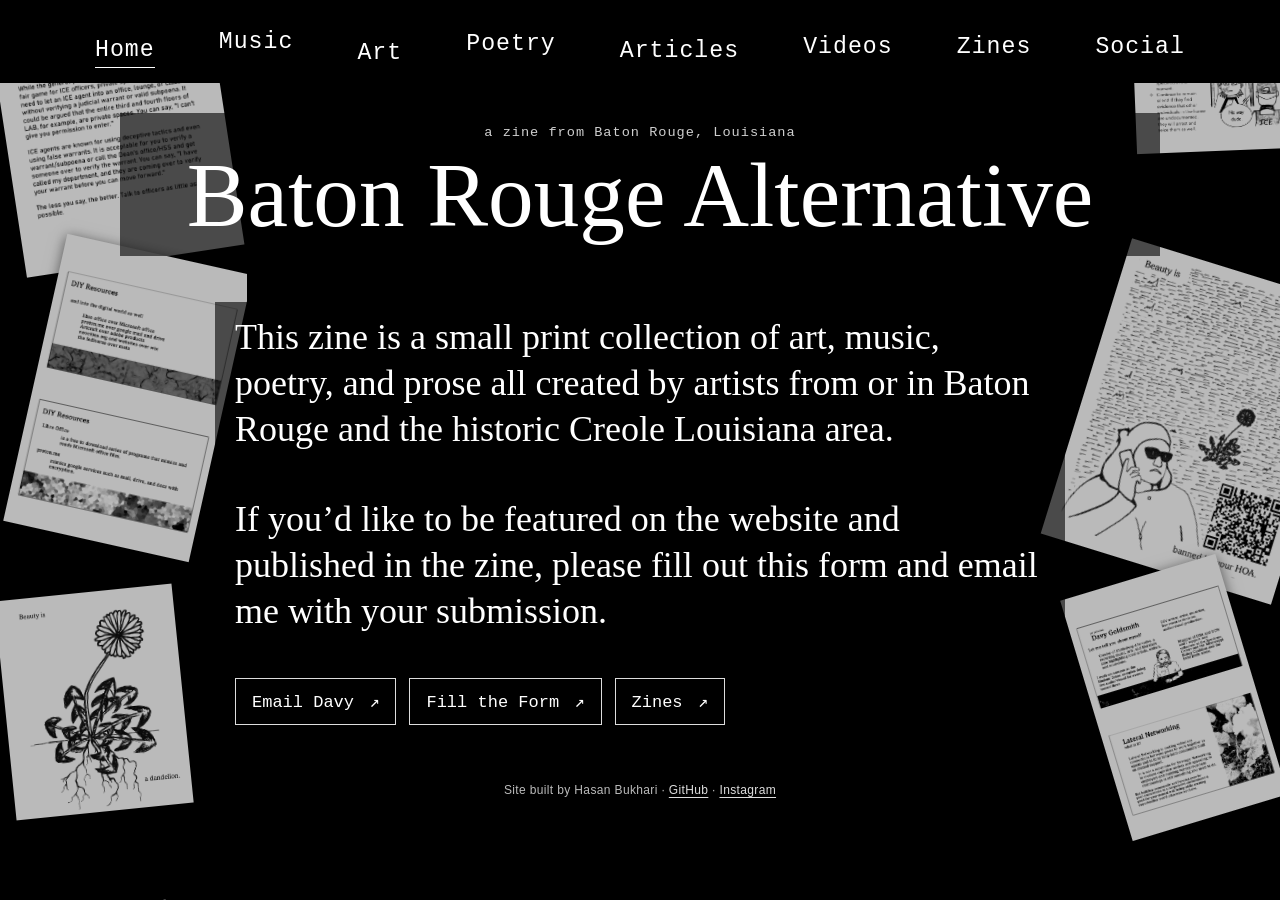
<file: index.html>
<!DOCTYPE html>
<html lang="en">
<head>
  <meta charset="UTF-8" />
  <meta name="viewport" content="width=device-width, initial-scale=1.0" />
  <title>Baton Rouge Alternative</title>
  <link rel="stylesheet" href="style.css" />
  <link rel="stylesheet" href="extra.css" />
  <link rel="stylesheet" href="new-features.css" />
</head>
<body>
  <header class="site-header">
    <nav class="main-nav" aria-label="Main navigation">
      <a class="active" href="index.html">Home</a>
      <a href="music.html">Music</a>
      <a href="art.html">Art</a>
      <a href="poetry.html">Poetry</a>
      <a href="articles.html">Articles</a>
      <a href="videos.html">Videos</a>
      <a href="zines.html">Zines</a>
      <a href="https://waxmyrtle.org/@somethingsalternative" target="_blank" rel="noopener">Social</a>
    </nav>
  </header>

  <main class="page home-page">
    <section class="intro-panel" aria-labelledby="home-title">
      <p class="eyebrow">a zine from Baton Rouge, Louisiana</p>
      <h1 id="home-title">Baton Rouge Alternative</h1>
    </section>
    
    
  <section class="about-copy"> 
      <p> This zine is a small print collection of art, music, poetry, and prose all created by artists from or in Baton Rouge and the historic Creole Louisiana area.</p>
      <p>If you’d like to be featured on the website and published in the zine, please fill out this form and email me with your submission.</p>
      <div class="home-actions" aria-label="Get involved">
      <a class="contact-davy" href="mailto:somethingsalternative@tutamail.com?subject=Baton%20Rouge%20Alternative%20submission">Email Davy <span aria-hidden="true">↗</span></a>
      <a class="contact-davy" href="pdf's/BR-Alt-Consent-Agreement.pdf" target="_blank" rel="noopener" aria-label="Open the original Baton Rouge Alternative consent agreement PDF">Fill the Form <span aria-hidden="true">↗</span></a>
      <a class="contact-davy" href="zines.html">Zines <span aria-hidden="true">↗</span></a>
      </div>
    </section>
    <footer class="site-credit">Site built by Hasan Bukhari · <a href="https://github.com/hasan-bukhari-dev" target="_blank" rel="noopener">GitHub</a> · <a href="https://www.instagram.com/hasan.writes13/" target="_blank" rel="noopener">Instagram</a></footer>
  </main>

  
  <script src="border.js" defer></script>
</body>
</html>
</file>
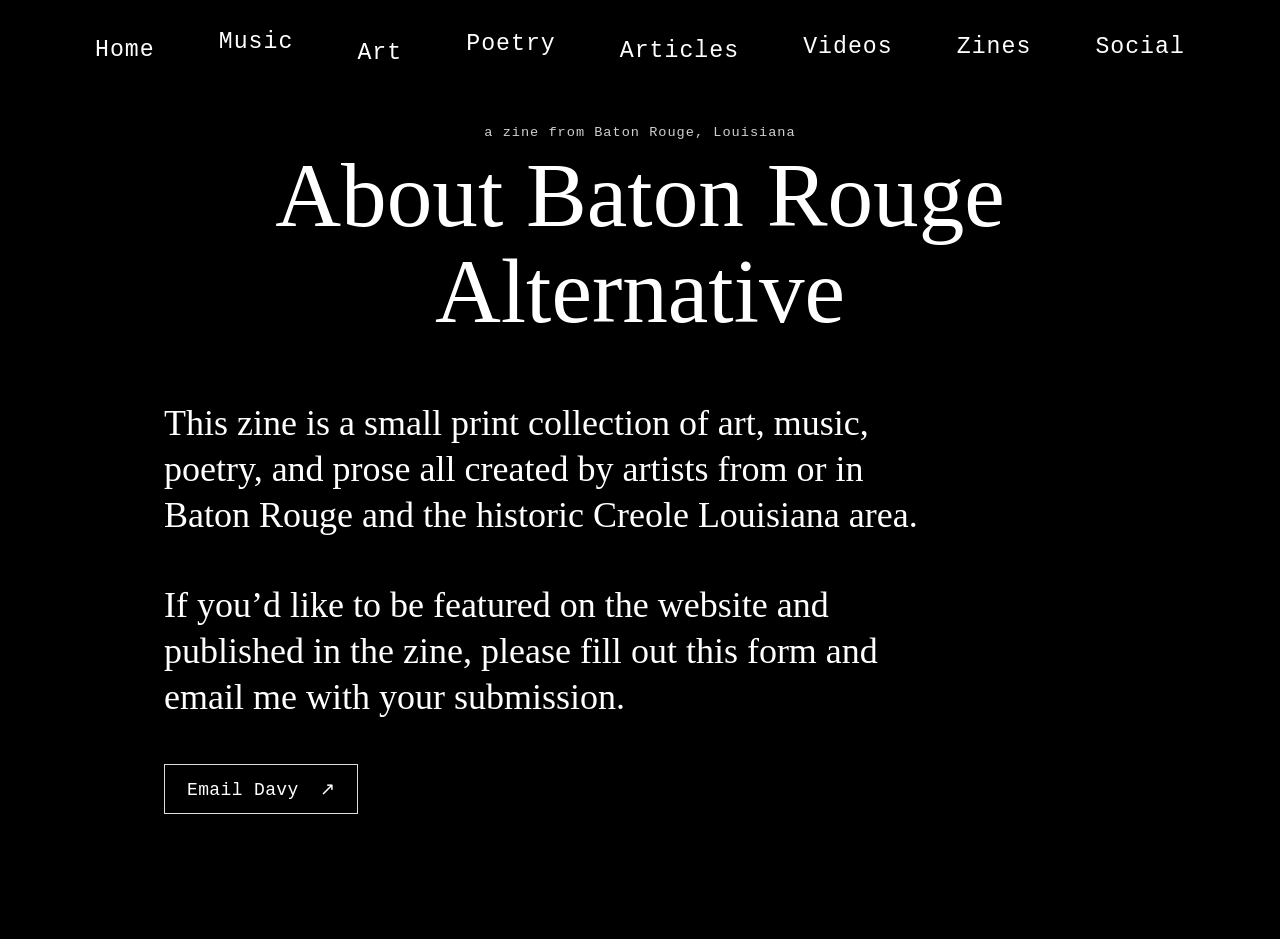
<file: about.html>
<!doctype html>
<html lang="en"><head><meta charset="utf-8"><meta name="viewport" content="width=device-width,initial-scale=1">
<title>About | Baton Rouge Alternative</title><link rel="stylesheet" href="style.css"><link rel="stylesheet" href="extra.css"></head>
<body><header class="site-header"><nav class="main-nav" aria-label="Main navigation">
<a href="index.html">Home</a><a href="music.html">Music</a><a href="art.html">Art</a><a href="poetry.html">Poetry</a><a href="articles.html">Articles</a>      <a href="videos.html">Videos</a>
      <a href="zines.html">Zines</a><a href="https://waxmyrtle.org/@somethingsalternative" target="_blank" rel="noopener">Social</a>
</nav></header><main class="page about-page"><section class="intro-panel"><p class="eyebrow">a zine from Baton Rouge, Louisiana</p><h1>About Baton Rouge Alternative</h1></section>
<section class="about-copy"><p>This zine is a small print collection of art, music, poetry, and prose all created by artists from or in Baton Rouge and the historic Creole Louisiana area.</p><p>If you’d like to be featured on the website and published in the zine, please fill out this form and email me with your submission.</p>
<a class="contact-davy" href="mailto:somethingsalternative@tutamail.com?subject=Baton%20Rouge%20Alternative%20submission">Email Davy <span aria-hidden="true">↗</span></a></section>
</main></body></html>
</file>
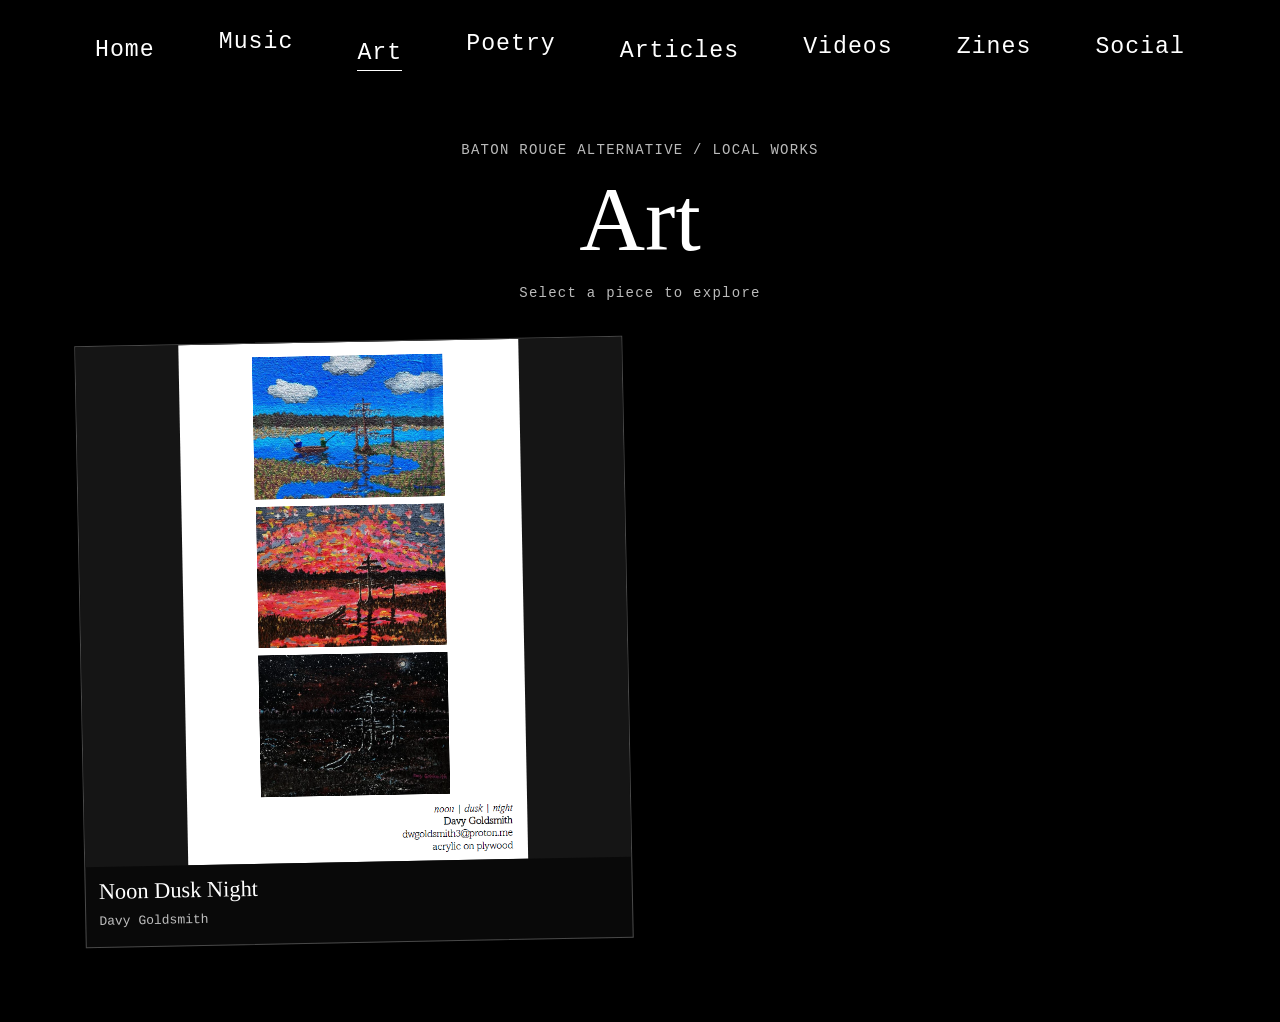
<file: art.html>
<!doctype html><html lang="en"><head><meta charset="utf-8"><meta name="viewport" content="width=device-width,initial-scale=1"><title>Art | Baton Rouge Alternative</title><link rel="stylesheet" href="style.css"><link rel="stylesheet" href="extra.css"></head><body data-section="art"><header class="site-header">
    <nav class="main-nav" aria-label="Main navigation">
      <a href="index.html">Home</a>
      <a href="music.html">Music</a>
      <a class="active" href="art.html">Art</a>
      <a href="poetry.html">Poetry</a>
      <a href="articles.html">Articles</a>
      <a href="videos.html">Videos</a>
      <a href="zines.html">Zines</a>
      <a href="https://waxmyrtle.org/@somethingsalternative" target="_blank" rel="noopener">Social</a>
    </nav>
  </header><main class="page"><div class="gallery-intro"><p>BATON ROUGE ALTERNATIVE / LOCAL WORKS</p><h1>Art</h1><p>Select a piece to explore</p></div><section id="gallery" class="gallery-grid" aria-label="Art gallery"></section></main><script src="gallery.js" defer></script></body></html>
</file>
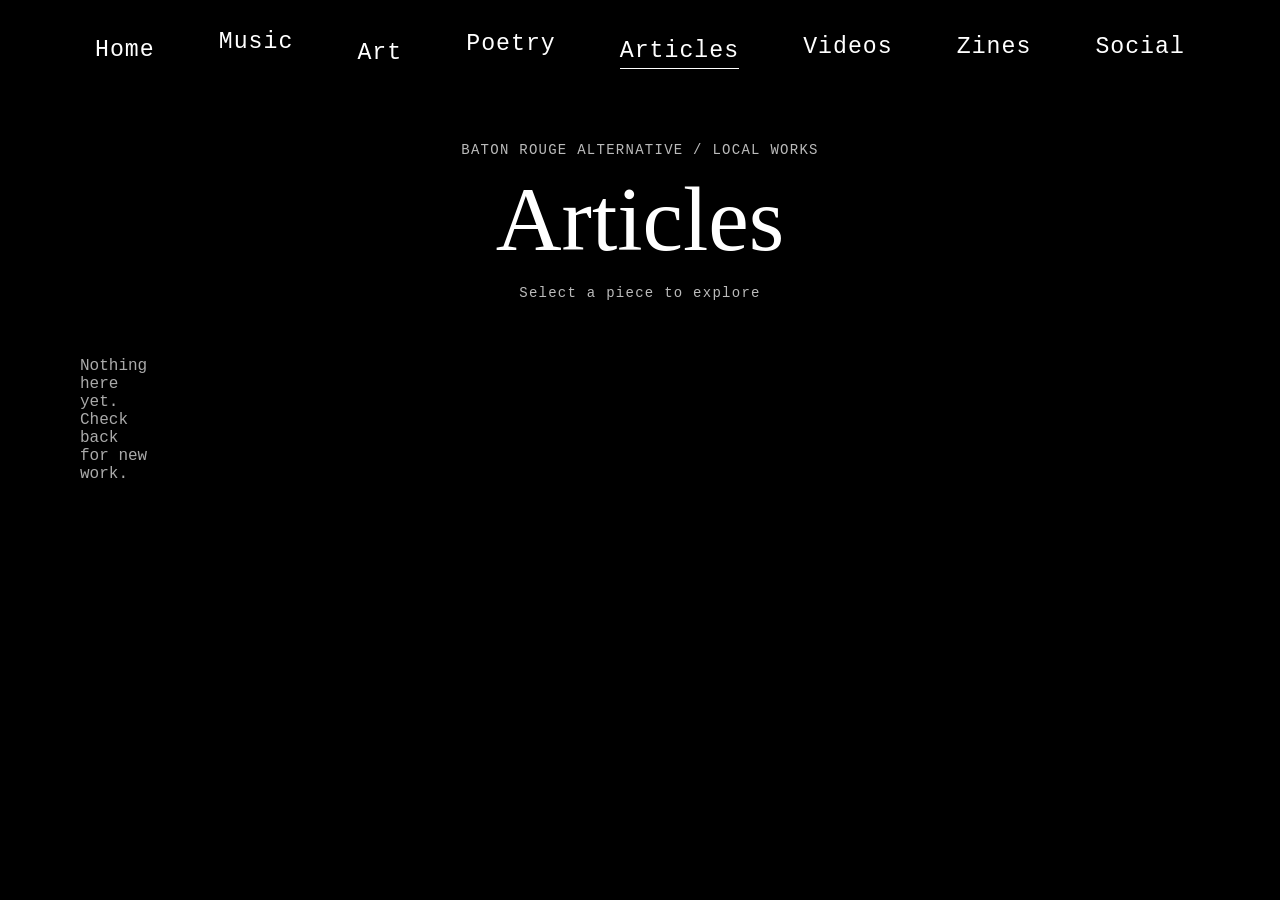
<file: articles.html>
<!doctype html><html lang="en"><head><meta charset="utf-8"><meta name="viewport" content="width=device-width,initial-scale=1"><title>Articles | Baton Rouge Alternative</title><link rel="stylesheet" href="style.css"><link rel="stylesheet" href="extra.css"></head><body data-section="articles"><header class="site-header">
    <nav class="main-nav" aria-label="Main navigation">
      <a href="index.html">Home</a>
      <a href="music.html">Music</a>
      <a href="art.html">Art</a>
      <a href="poetry.html">Poetry</a>
      <a class="active" href="articles.html">Articles</a>
      <a href="videos.html">Videos</a>
      <a href="zines.html">Zines</a>
      <a href="https://waxmyrtle.org/@somethingsalternative" target="_blank" rel="noopener">Social</a>
    </nav>
  </header><main class="page"><div class="gallery-intro"><p>BATON ROUGE ALTERNATIVE / LOCAL WORKS</p><h1>Articles</h1><p>Select a piece to explore</p></div><section id="gallery" class="gallery-grid" aria-label="Articles gallery"></section></main><script src="gallery.js" defer></script></body></html>
</file>
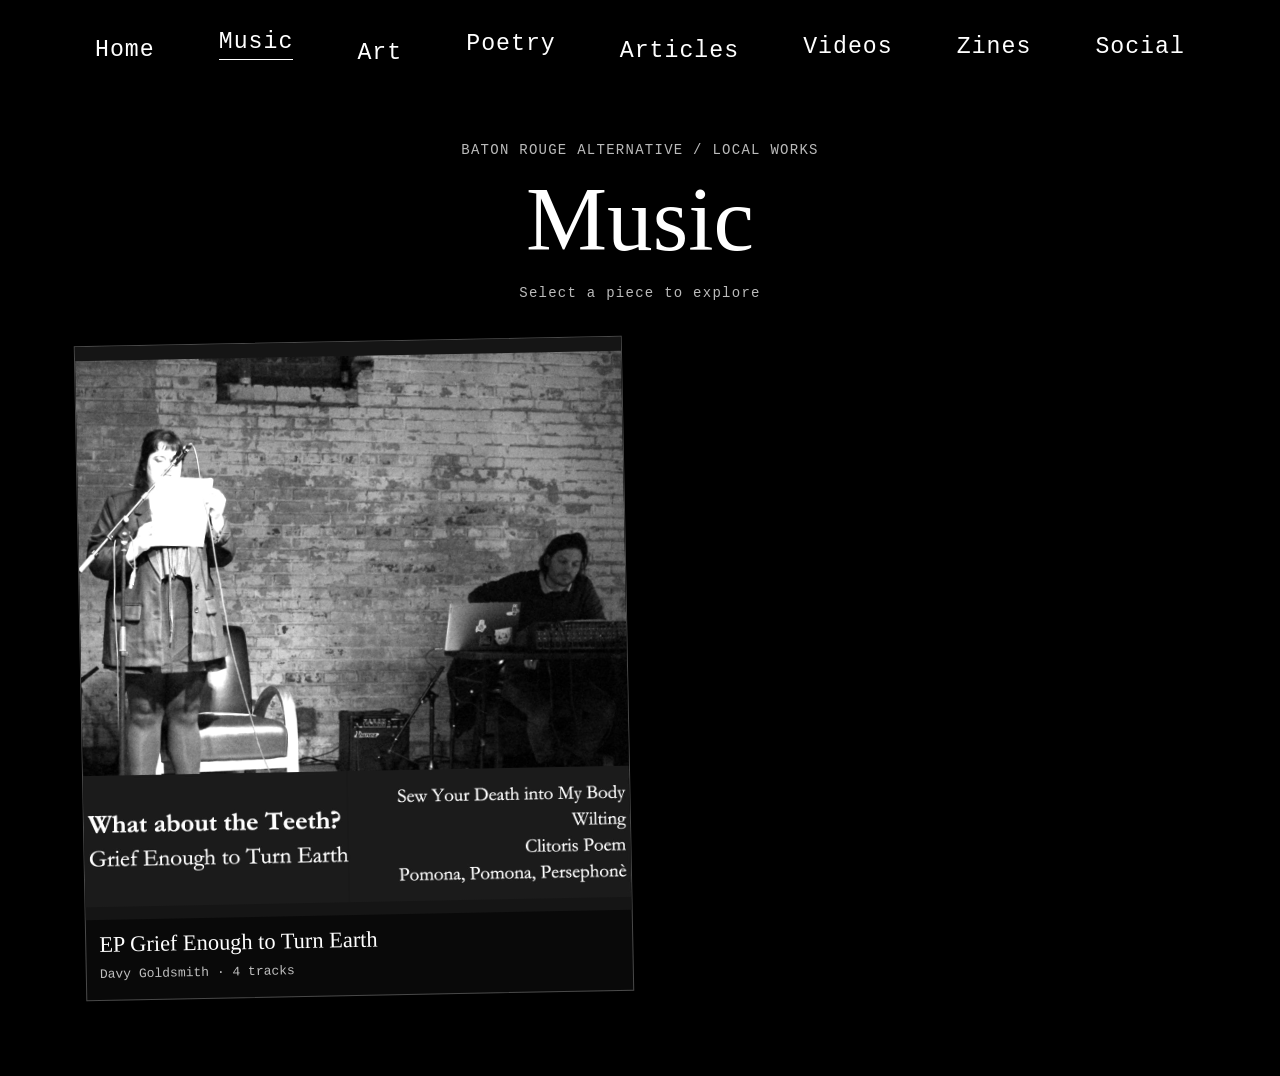
<file: music.html>
<!doctype html><html lang="en"><head><meta charset="utf-8"><meta name="viewport" content="width=device-width,initial-scale=1"><title>Music | Baton Rouge Alternative</title><link rel="stylesheet" href="style.css"><link rel="stylesheet" href="extra.css"></head><body data-section="music"><header class="site-header">
    <nav class="main-nav" aria-label="Main navigation">
      <a href="index.html">Home</a>
      <a class="active" href="music.html">Music</a>
      <a href="art.html">Art</a>
      <a href="poetry.html">Poetry</a>
      <a href="articles.html">Articles</a>
      <a href="videos.html">Videos</a>
      <a href="zines.html">Zines</a>
      <a href="https://waxmyrtle.org/@somethingsalternative" target="_blank" rel="noopener">Social</a>
    </nav>
  </header><main class="page"><div class="gallery-intro"><p>BATON ROUGE ALTERNATIVE / LOCAL WORKS</p><h1>Music</h1><p>Select a piece to explore</p></div><section id="gallery" class="gallery-grid" aria-label="Music gallery"></section></main><div id="player-overlay" class="player-overlay" role="dialog" aria-modal="true" aria-label="Music player" hidden><section class="player-panel"><div id="now-playing-art" class="player-art"></div><p id="album-name" class="album-name"></p><h2 id="now-playing-title"></h2><p id="now-playing-artist"></p><audio id="audio-player" controls preload="none" playsinline aria-label="Audio player"></audio><p id="player-status" class="player-status" role="status" aria-live="polite"></p><div id="album-tracks" class="album-tracks" aria-label="Album tracks"></div><button id="close-player" class="close-player" type="button">Close player</button></section></div><script src="gallery.js" defer></script></body></html>
</file>
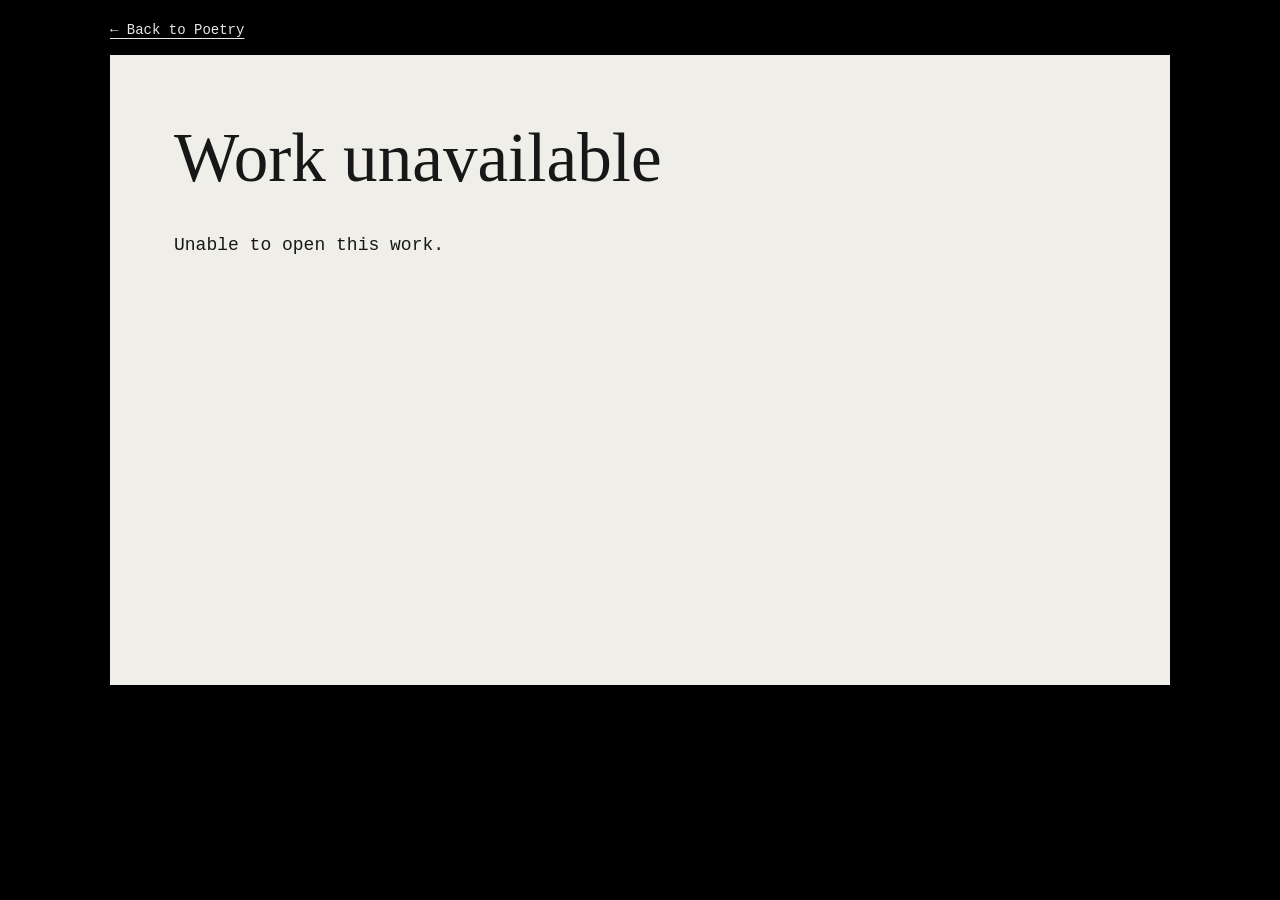
<file: read.html>
<!doctype html>
<html lang="en"><head><meta charset="utf-8"><meta name="viewport" content="width=device-width,initial-scale=1">
<title>Read | Baton Rouge Alternative</title>
<link rel="stylesheet" href="style.css"><link rel="stylesheet" href="extra.css"></head>
<body class="reader-page"><main class="page reader-page-main">
<nav class="reader-navigation" aria-label="Reading navigation"><a id="reader-back" href="poetry.html">← Back to Poetry</a></nav>
<article class="reader-paper" aria-labelledby="read-title">
<h1 id="read-title">Reading</h1>
<p class="reader-credit" id="read-artist"></p>
<p class="reader-hint" id="read-hint" hidden>Spacing is part of this piece. Scroll sideways within the paper to see the full layout.</p>
<div id="reader-frame" class="reader-frame" role="region" aria-label="Full text of the work" tabindex="0">
<pre class="reader-body" id="read-body">Loading work…</pre>
</div></article></main><script src="read.js" defer></script></body></html>
</file>
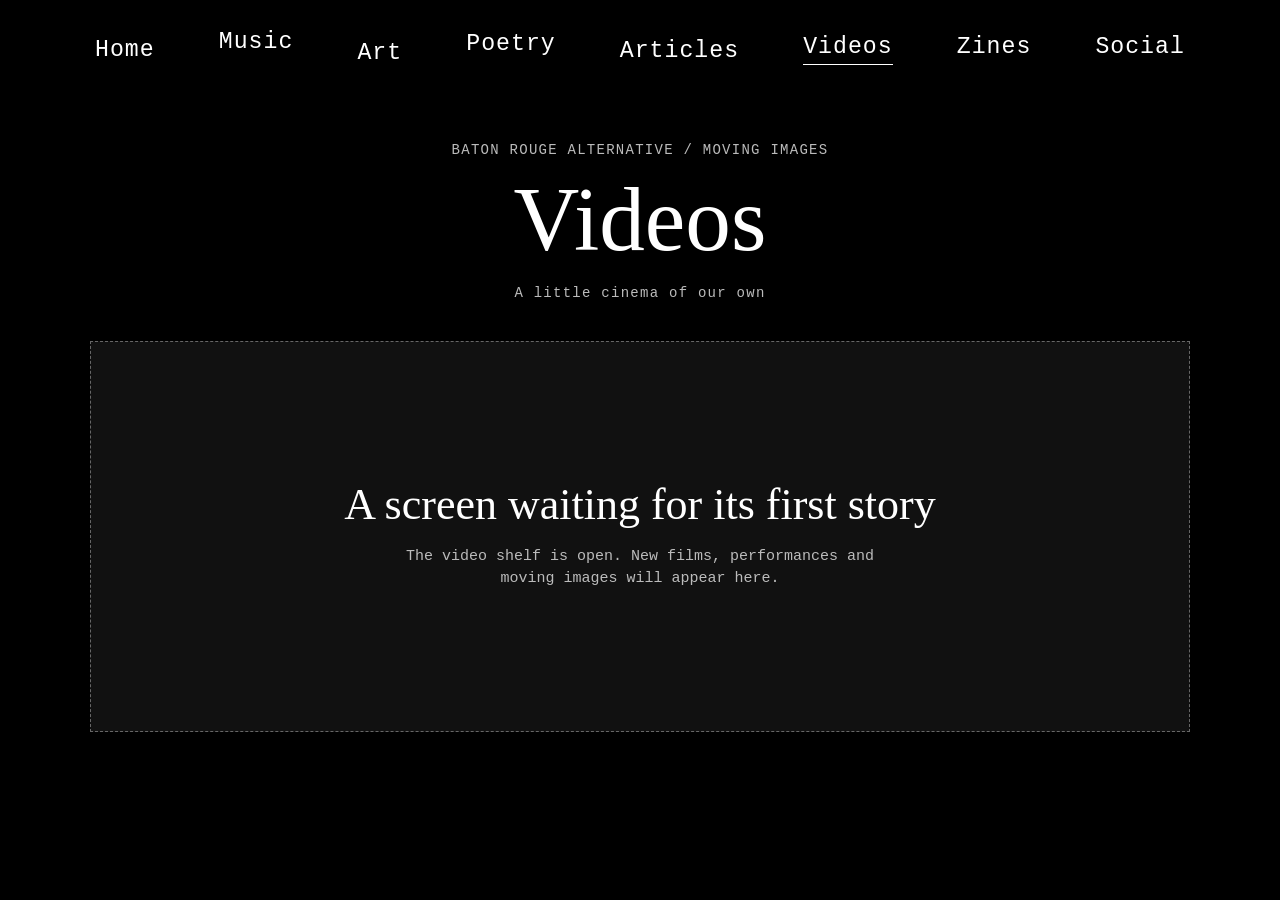
<file: videos.html>
<!doctype html><html lang="en"><head><meta charset="utf-8"><meta name="viewport" content="width=device-width,initial-scale=1"><title>Videos | Baton Rouge Alternative</title><link rel="stylesheet" href="style.css"><link rel="stylesheet" href="extra.css"><link rel="stylesheet" href="new-features.css"></head><body data-section="videos"><header class="site-header"><nav class="main-nav" aria-label="Main navigation"><a href="index.html">Home</a><a href="music.html">Music</a><a href="art.html">Art</a><a href="poetry.html">Poetry</a><a href="articles.html">Articles</a><a class="active" href="videos.html">Videos</a><a href="zines.html">Zines</a><a href="https://waxmyrtle.org/@somethingsalternative" target="_blank" rel="noopener">Social</a></nav></header><main class="page"><div class="gallery-intro"><p>BATON ROUGE ALTERNATIVE / MOVING IMAGES</p><h1>Videos</h1><p>A little cinema of our own</p></div><section id="video-gallery" class="gallery-grid br-video-gallery" aria-label="Videos gallery"></section></main>
<div id="video-overlay" class="br-video-overlay" hidden role="dialog" aria-modal="true" aria-label="Video player"><section class="br-video-panel"><div class="br-video-panel-head"><div><p class="br-small-label">NOW SHOWING</p><h2 id="video-title">Video</h2><p id="video-artist"></p></div><button id="video-close" type="button" aria-label="Close video player">Close ×</button></div><video id="video-player" controls playsinline preload="metadata" controlsList="nodownload" aria-label="Selected video"><p>Your browser does not support HTML5 video.</p></video><p id="video-status" class="br-video-status" role="status" aria-live="polite"></p></section></div>
<script src="videos.js" defer></script></body></html>
</file>
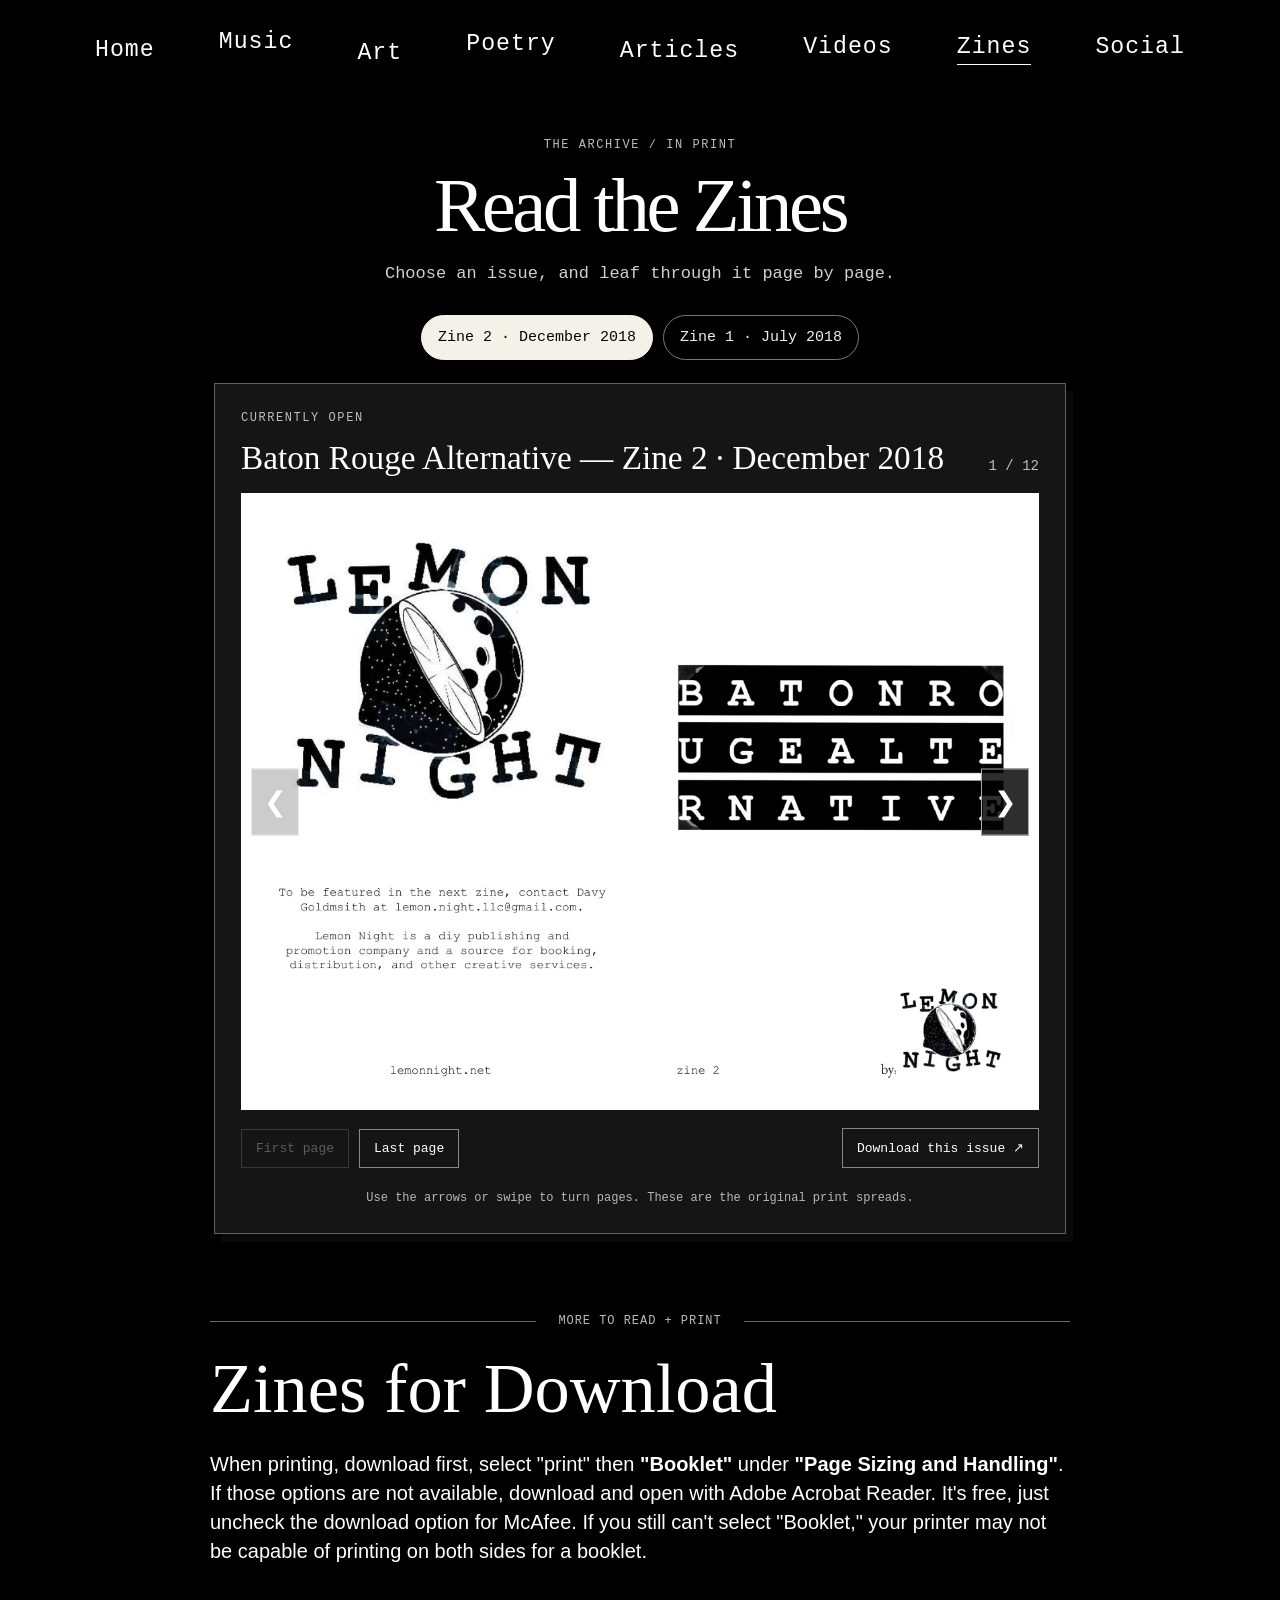
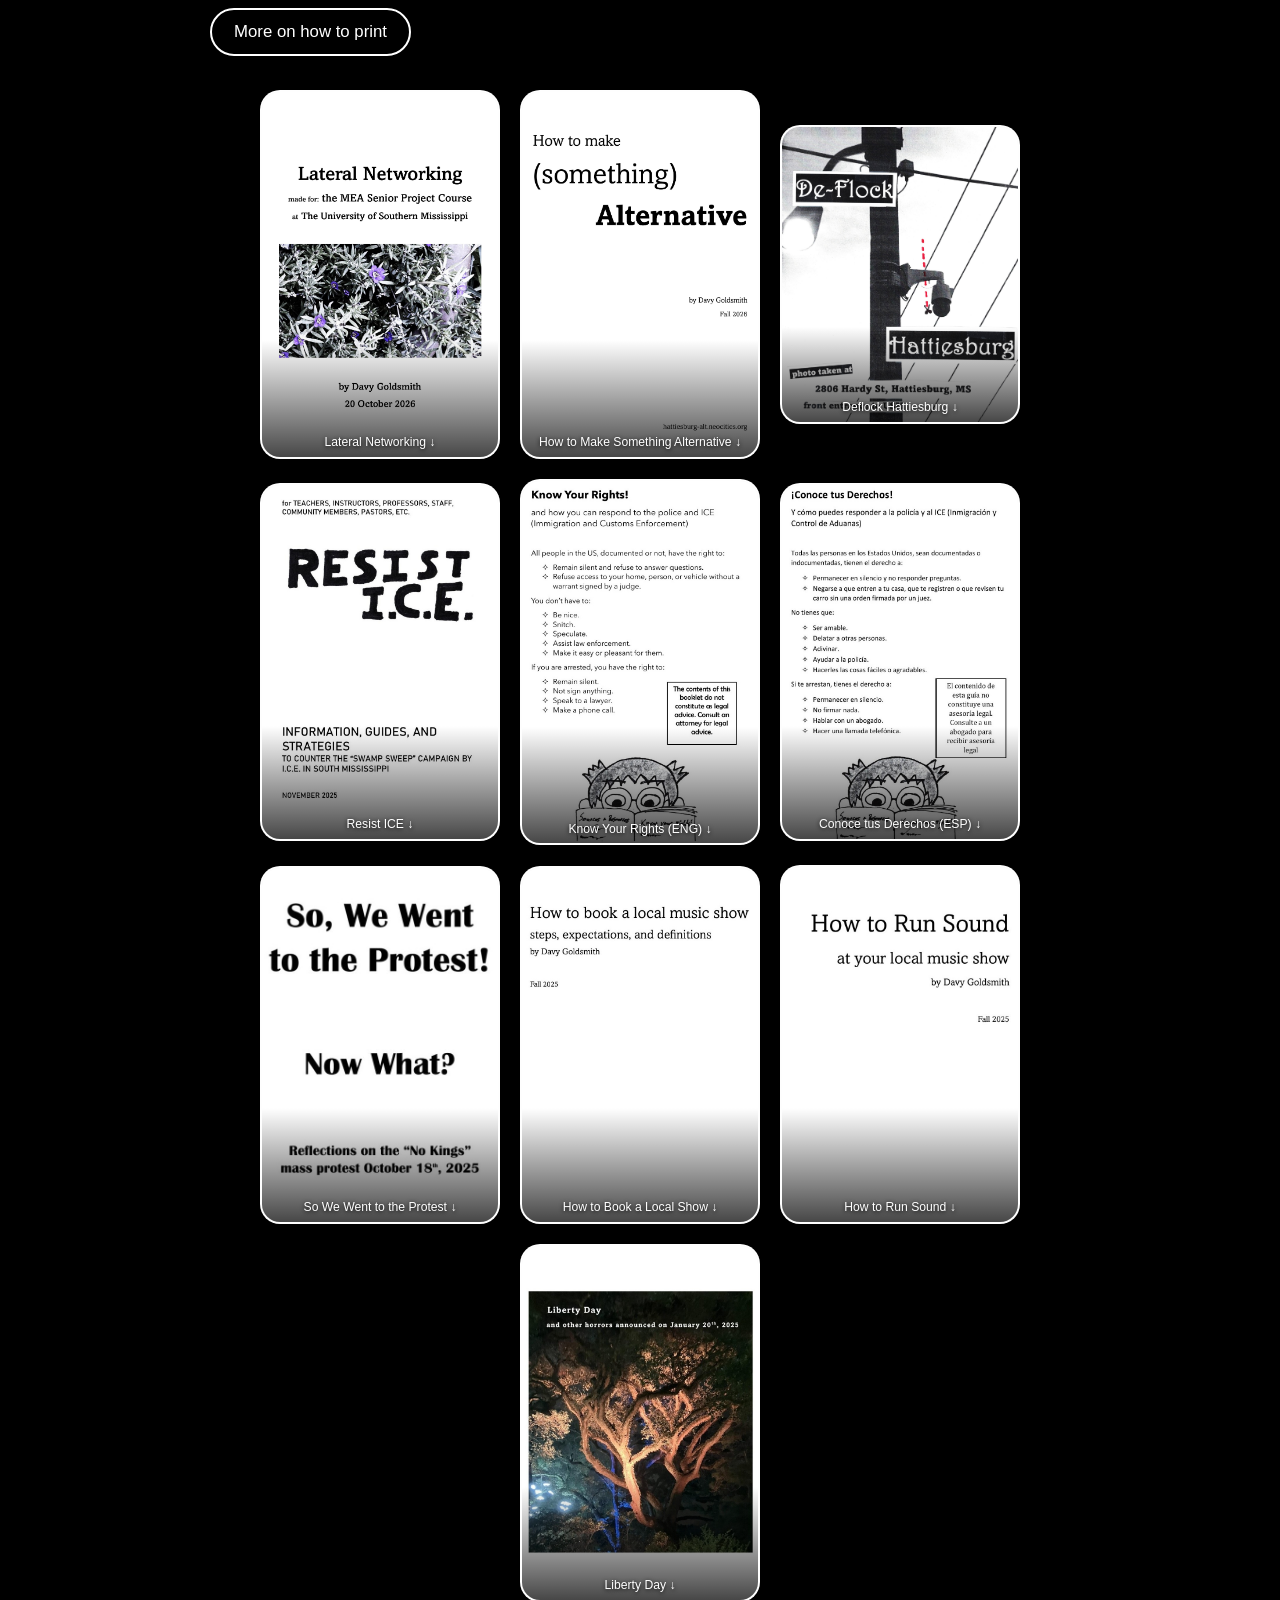
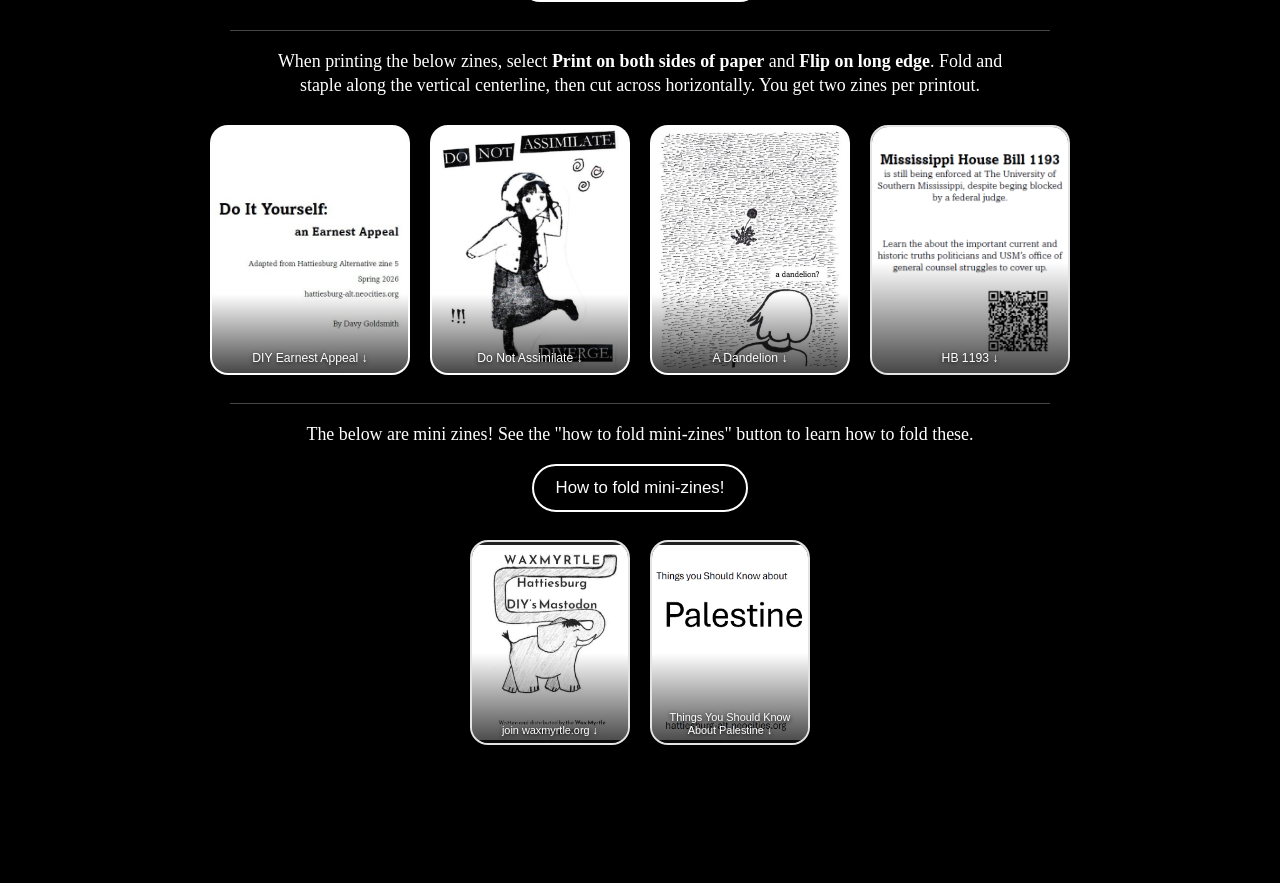
<file: zines.html>
<!DOCTYPE html>
<html lang="en">
<head>
  <meta charset="UTF-8" />
  <meta name="viewport" content="width=device-width, initial-scale=1.0" />
  <title>Zines for Download | Baton Rouge Alternative</title>
  <link rel="stylesheet" href="style.css" />
  <link rel="stylesheet" href="extra.css" />
  <link rel="stylesheet" href="new-features.css" />
</head>
<body>
  <header class="site-header">
    <nav class="main-nav" aria-label="Main navigation">
      <a href="index.html">Home</a>
      <a href="music.html">Music</a>
      <a href="art.html">Art</a>
      <a href="poetry.html">Poetry</a>
      <a href="articles.html">Articles</a>
      <a href="videos.html">Videos</a>
      <a class="active" href="zines.html">Zines</a>
      <a href="https://waxmyrtle.org/@somethingsalternative" target="_blank" rel="noopener">Social</a>
    </nav>
  </header>

  <main class="page downloads-page">
    <section class="br-zine-browser" aria-label="Baton Rouge Alternative zine page viewer">
      <div class="br-browser-intro"><p class="br-small-label">THE ARCHIVE / IN PRINT</p>
        <h2>Read the Zines</h2><p>Choose an issue, and leaf through it page by page.</p></div>
      <div class="br-issue-tabs" id="br-issue-tabs" role="group" aria-label="Choose an issue"></div>
      <article class="br-reader-card" id="br-reader-card" aria-label="Zine page viewer">
        <div class="br-reader-heading"><div><p class="br-small-label">CURRENTLY OPEN</p><h3 id="br-zine-title">Baton Rouge Alternative</h3></div>
          <p class="br-page-count"><span id="br-current-page">1</span> / <span id="br-total-pages">1</span></p></div>
        <div class="br-slider-frame" id="br-slider-frame">
          <button class="br-turn br-prev" id="br-prev" type="button" aria-label="Previous page">&#10094;</button>
          <img id="br-zine-image" alt="Zine page" decoding="async" />
          <button class="br-turn br-next" id="br-next" type="button" aria-label="Next page">&#10095;</button>
        </div>
        <div class="br-reader-footer"><div class="br-reader-shortcuts">
          <button type="button" id="br-first">First page</button><button type="button" id="br-last">Last page</button></div>
          <a class="br-download-link" id="br-zine-download" href="#" target="_blank" rel="noopener">Download this issue ↗</a></div>
        <p class="br-reader-hint">Use the arrows or swipe to turn pages. These are the original print spreads.</p>
      </article>
    </section>
    <div class="br-archive-separator" aria-hidden="true"><span>MORE TO READ + PRINT</span></div>
    
    <section class="download-intro">
      <h1>Zines for Download</h1>
      <p>When printing, download first, select "print" then <strong>"Booklet"</strong> under <strong>"Page Sizing and Handling"</strong>. If those options are not available, download and open with Adobe Acrobat Reader. It's free, just uncheck the download option for McAfee. If you still can't select "Booklet," your printer may not be capable of printing on both sides for a booklet.</p>
      <a class="outline-button" href="https://the-counterforce.org/flip-on-short-edge-how-to-print-zines-for-distribution/" target="_blank" rel="noopener">More on how to print</a>
    </section>

    <section class="download-list" aria-label="Downloadable zines">
      <div class="zine-cover-grid zine-cover-grid--main">
      <a class="zine-cover zine-cover--large" href="pdf's/lateral-networking.pdf" target="_blank" rel="noopener" aria-label="Download Lateral Networking">
          <img src="zine covers/lateral-networking.jpg" alt="Lateral Networking cover" loading="lazy" />
          <span class="zine-cover-label">Lateral Networking <span aria-hidden="true">↓</span></span>
        </a> 
      <a class="zine-cover zine-cover--large" href="pdf's/how-to-make-something-alternative.pdf" target="_blank" rel="noopener" aria-label="Download How to Make Something Alternative">
          <img src="zine covers/something-alt.jpg" alt="How to Make Something Alternative cover" loading="lazy" />
          <span class="zine-cover-label">How to Make Something Alternative <span aria-hidden="true">↓</span></span>
        </a> 
	<a class="zine-cover zine-cover--large" href="pdf's/deflock-hattiesburg.pdf" target="_blank" rel="noopener" aria-label="Download Deflock Hattiesburg">
          <img src="zine covers/01_deflock_hattiesburg.jpg" alt="Deflock Hattiesburg cover" loading="lazy" />
          <span class="zine-cover-label">Deflock Hattiesburg <span aria-hidden="true">↓</span></span>
        </a>
	<a class="zine-cover zine-cover--large" href="pdf's/resist_ice.pdf" target="_blank" rel="noopener" aria-label="Download Resist ICE">
          <img src="zine covers/resist_ice.jpg" alt="Resist ICE zine cover" loading="lazy" />
          <span class="zine-cover-label">Resist ICE <span aria-hidden="true">↓</span></span>
        </a>

        <a class="zine-cover zine-cover--large" href="pdf's/know_ur_rights.pdf" target="_blank" rel="noopener" aria-label="Download Know Your Rights in English">
          <img src="zine covers/know_ur_rights.jpg" alt="Know Your Rights zine cover" loading="lazy" />
          <span class="zine-cover-label">Know Your Rights (ENG) <span aria-hidden="true">↓</span></span>
        </a>

        <a class="zine-cover zine-cover--large" href="pdf's/know_ur_rights_ES.pdf" target="_blank" rel="noopener" aria-label="Download Conoce tus Derechos in Spanish">
          <img src="zine covers/know_ur_rights_ES.jpg" alt="Conoce tus Derechos zine cover" loading="lazy" />
          <span class="zine-cover-label">Conoce tus Derechos (ESP) <span aria-hidden="true">↓</span></span>
        </a>

        <a class="zine-cover zine-cover--large" href="pdf's/so_we_went_to_protest.pdf" target="_blank" rel="noopener" aria-label="Download So We Went to the Protest">
          <img src="zine covers/so_we_went_to_protest.jpg" alt="So We Went to the Protest zine cover" loading="lazy" />
          <span class="zine-cover-label">So We Went to the Protest <span aria-hidden="true">↓</span></span>
        </a>

        <a class="zine-cover zine-cover--large" href="pdf's/book_a_local_show.pdf" target="_blank" rel="noopener" aria-label="Download How to Book a Local Show">
          <img src="zine covers/book_a_local_show.jpg" alt="How to Book a Local Show zine cover" loading="lazy" />
          <span class="zine-cover-label">How to Book a Local Show <span aria-hidden="true">↓</span></span>
        </a>

        <a class="zine-cover zine-cover--large" href="pdf's/run_sound.pdf" target="_blank" rel="noopener" aria-label="Download How to Run Sound">
          <img src="zine covers/run_sound.jpg" alt="How to Run Sound zine cover" loading="lazy" />
          <span class="zine-cover-label">How to Run Sound <span aria-hidden="true">↓</span></span>
        </a>

        <a class="zine-cover zine-cover--large" href="pdf's/liberty_day.pdf" target="_blank" rel="noopener" aria-label="Download Liberty Day">
          <img src="zine covers/liberty_day.jpg" alt="Liberty Day zine cover" loading="lazy" />
          <span class="zine-cover-label">Liberty Day <span aria-hidden="true">↓</span></span>
        </a>
      </div>

      <div class="download-divider">
        <p>When printing the below zines, select <strong>Print on both sides of paper</strong> and <strong>Flip on long edge</strong>. Fold and staple along the vertical centerline, then cut across horizontally. You get two zines per printout.</p>
      </div>

      <div class="zine-cover-grid zine-cover-grid--short">
        <a class="zine-cover zine-cover--medium" href="pdf's/diy-earnest-appeal.pdf" target="_blank" rel="noopener" aria-label="Download DIY Earnest Appeal">
          <img src="zine covers/diy-earnest-appeal.jpg" alt="DIY Earnest Appeal zine cover" loading="lazy" />
          <span class="zine-cover-label">DIY Earnest Appeal <span aria-hidden="true">↓</span></span>
        </a>  

	<a class="zine-cover zine-cover--medium" href="pdf's/do_not_assimilate.pdf" target="_blank" rel="noopener" aria-label="Download Do Not Assimilate">
          <img src="zine covers/do_not_assimilate.jpg" alt="Do Not Assimilate zine cover" loading="lazy" />
          <span class="zine-cover-label">Do Not Assimilate <span aria-hidden="true">↓</span></span>
        </a>

        <a class="zine-cover zine-cover--medium" href="pdf's/a_dandelion.pdf" target="_blank" rel="noopener" aria-label="Download A Dandelion">
          <img src="zine covers/a_dandelion.jpg" alt="A Dandelion zine cover" loading="lazy" />
          <span class="zine-cover-label">A Dandelion <span aria-hidden="true">↓</span></span>
        </a>

        <a class="zine-cover zine-cover--medium zine-cover--missing" href="pdf's/1193.pdf" target="_blank" rel="noopener" aria-label="Download HB 1193">
         <img src="zine covers/hb1193.png" alt="HB 1193 zine cover" loading="lazy" />
          <span class="zine-cover-label">HB 1193 <span aria-hidden="true">↓</span></span>
        </a>
      </div>

      <div class="download-divider">
        <p>The below are mini zines! See the "how to fold mini-zines" button to learn how to fold these.</p>
        <a class="outline-button" href="https://www.youtube.com/shorts/2LDyKQLEMtw" target="_blank" rel="noopener">How to fold mini-zines!</a>
      </div>

      <div class="zine-cover-grid zine-cover-grid--short">
        <a class="zine-cover zine-cover--small zine-cover--missing" href="pdf's/wax-myrtle.jpeg" target="_blank" rel="noopener" aria-label="Download join waxmyrtle.org">
          <img src="zine covers/wax-myrtle.jpeg" alt="Waxmyrtle.org" loading="lazy" />
          <span class="zine-cover-label">join waxmyrtle.org <span aria-hidden="true">↓</span></span>
        </a>

        <a class="zine-cover zine-cover--small zine-cover--missing" href="pdf's/Palestine.pdf" target="_blank" rel="noopener" aria-label="Download Things You Should Know About Palestine">
          <img src="zine covers/palestine.png" alt="Things you should know about Palestine" loading="lazy" />
          <span class="zine-cover-label">Things You Should Know About Palestine <span aria-hidden="true">↓</span></span>
        </a>
      </div>
    </section>
  </main>
  <script src="zine-reader.js" defer></script>
</body>
</html>
</file>
<file: style.css>
:root {
  --background: #000000;
  --text: #ffffff;
  --muted: #cfcfcf;
  --panel: #151515;
  --panel-soft: #222222;
  --line: rgba(255, 255, 255, 0.25);
  --button-bg: #ffffff;
  --button-text: #000000;
  --max-width: 1120px;
}

* {
  box-sizing: border-box;
}

html {
  scroll-behavior: smooth;
}

body {
  margin: 0;
  background: var(--background);
  color: var(--text);
  font-family: Georgia, "Times New Roman", serif;
  font-weight: 400;
}

.site-header {
  width: 100%;
  padding: 34px 18px 18px;
  background: var(--background);
}

.main-nav {
  max-width: 1120px;
  margin: 0 auto;
  display: flex;
  justify-content: space-around;
  align-items: center;
  gap: clamp(12px, 3vw, 34px);
  font-family: "Courier New", monospace;
  letter-spacing: 1px;
}


.main-nav a:nth-child(1) { transform: translateY(3px); }
.main-nav a:nth-child(2) { transform: translateY(-5px); }
.main-nav a:nth-child(3) { transform: translateY(6px); }
.main-nav a:nth-child(4) { transform: translateY(-3px); }
.main-nav a:nth-child(5) { transform: translateY(4px); }

.main-nav a {
  display: inline-block;
  color: var(--text);
  text-decoration: none;
  font-size: clamp(1rem, 2vw, 1.45rem);
  font-weight: 400;
  border-bottom: 1px solid transparent;
  padding-bottom: 4px;
}

.main-nav a:hover,
.main-nav a.active {
  border-bottom-color: var(--text);
}

.page {
  width: min(var(--max-width), calc(100% - 32px));
  margin: 0 auto;
  padding: 42px 0 80px;
}

.intro-panel {
  text-align: center;
  margin-bottom: 34px;
}

.eyebrow,
.small-label {
  margin: 0 0 8px;
  color: var(--muted);
  font-family: "Courier New", monospace;
  letter-spacing: 1px;
  font-size: 0.85rem;
}

h1,
h2 {
  margin: 0;
  line-height: 1.05;
  font-weight: 400;
}

h1 {
  font-size: clamp(3rem, 8vw, 5.7rem);
}

h2 {
  font-size: clamp(1.35rem, 3vw, 2.2rem);
}

.intro-copy {
  max-width: 680px;
  margin: 20px auto 0;
  color: var(--muted);
  font-family: "Courier New", monospace;
  font-size: 1rem;
  line-height: 1.6;
}

.zine-browser {
  margin-top: 18px;
}

.issue-tabs {
  display: flex;
  justify-content: center;
  flex-wrap: wrap;
  gap: 12px;
  margin-bottom: 20px;
}

.issue-tab,
.text-button {
  border: 1px solid var(--line);
  background: transparent;
  color: var(--text);
  font: 400 0.98rem "Courier New", monospace;
  border-radius: 999px;
  padding: 10px 18px;
  cursor: pointer;
  transition: background 160ms ease, color 160ms ease, border-color 160ms ease;
}

.issue-tab:hover,
.issue-tab.active,
.text-button:hover {
  background: var(--button-bg);
  color: var(--button-text);
  border-color: var(--button-bg);
}

.reader-card {
  background: var(--panel);
  border: 1px solid var(--line);
  padding: 18px;
}

.reader-heading {
  display: flex;
  align-items: end;
  justify-content: space-between;
  gap: 18px;
  margin-bottom: 16px;
}

.page-count {
  margin: 0;
  font-family: "Courier New", monospace;
  color: var(--muted);
}

.slider-frame {
  position: relative;
  background: var(--panel-soft);
  min-height: 520px;
  display: flex;
  align-items: center;
  justify-content: center;
  overflow: hidden;
}

.slider-frame img {
  display: block;
  max-width: 100%;
  max-height: 78vh;
  width: auto;
  height: auto;
  object-fit: contain;
}

.slide-btn {
  position: absolute;
  top: 50%;
  transform: translateY(-50%);
  z-index: 2;
  width: 52px;
  height: 72px;
  border: 0;
  border-radius: 6px;
  background: rgba(255, 255, 255, 0.08);
  color: rgba(255, 255, 255, 0.75);
  font-size: 2.5rem;
  cursor: pointer;
  transition: background 160ms ease, color 160ms ease;
}

.slide-btn:hover {
  background: rgba(255, 255, 255, 0.2);
  color: #ffffff;
}

.previous {
  left: 10px;
}

.next {
  right: 10px;
}

.reader-actions {
  display: flex;
  justify-content: center;
  gap: 12px;
  margin-top: 16px;
}

.downloads-page {
  max-width: 860px;
}

.download-intro h1 {
  font-size: clamp(2.5rem, 6vw, 4.4rem);
  margin-bottom: 24px;
}

.download-intro p,
.download-note {
  font-family: Arial, Helvetica, sans-serif;
  font-size: clamp(1.05rem, 2vw, 1.25rem);
  line-height: 1.45;
  font-weight: 400;
}

.download-list {
  display: grid;
  justify-items: center;
  gap: 28px;
  margin: 48px auto;
}

.download-button,
.outline-button,
.email-button {
  display: inline-flex;
  align-items: center;
  justify-content: center;
  gap: 12px;
  min-width: 220px;
  padding: 12px 22px;
  border-radius: 999px;
  text-decoration: none;
  font-family: Arial, Helvetica, sans-serif;
  font-size: 1.05rem;
  font-weight: 400;
}

.download-button {
  color: var(--button-text);
  background: var(--button-bg);
}

.download-button:hover,
.email-button:hover {
  transform: translateY(-1px);
}

.about-page {
  max-width: 1040px;
}

.about-hero {
  display: grid;
  grid-template-columns: 1.4fr 0.8fr;
  align-items: center;
  gap: 30px;
}

.about-hero h1 {
  font-size: clamp(3.2rem, 8vw, 5.9rem);
  letter-spacing: -1px;
}

.location-note {
  text-align: center;
  font-size: clamp(1rem, 2vw, 1.35rem);
  line-height: 1.4;
}

.location-note p {
  margin: 0 0 6px;
}

.outline-button {
  min-width: auto;
  margin-top: 22px;
  border: 2px solid #ffffff;
  color: #ffffff;
  background: transparent;
}

.outline-button:hover {
  background: #ffffff;
  color: #000000;
}

.about-copy {
  max-width: 780px;
  margin: 60px 0 0 44px;
}

.about-copy p {
  margin: 0 0 44px;
  font-size: clamp(1.55rem, 3vw, 2.25rem);
  line-height: 1.28;
  font-weight: 400;
}

.email-button {
  margin-left: min(28vw, 330px);
  background: #c9c9c9;
  color: #ffffff;
  border: 2px solid #ffffff;
}

@media (max-width: 760px) {
  .site-header {
    padding-top: 22px;
  }

  .main-nav {
    gap: 14px;
    justify-content: space-between;
  }

  
.main-nav a:nth-child(1) { transform: translateY(3px); }
.main-nav a:nth-child(2) { transform: translateY(-5px); }
.main-nav a:nth-child(3) { transform: translateY(6px); }
.main-nav a:nth-child(4) { transform: translateY(-3px); }
.main-nav a:nth-child(5) { transform: translateY(4px); }

.main-nav a {
    font-size: 0.95rem;
  }

  .page {
    width: min(100% - 22px, var(--max-width));
    padding-top: 28px;
  }

  .issue-tabs {
    overflow-x: auto;
    flex-wrap: nowrap;
    justify-content: flex-start;
    padding-bottom: 6px;
  }

  .issue-tab {
    flex: 0 0 auto;
  }

  .reader-card {
    padding: 12px;
  }

  .reader-heading {
    align-items: start;
    flex-direction: column;
  }

  .slider-frame {
    min-height: 360px;
  }

  .slide-btn {
    width: 22px;
    height: 46px;
    padding: 0;
    border: 1px solid rgba(255, 255, 255, 0.22);
    border-radius: 3px;
    background: rgba(0, 0, 0, 0.92);
    color: #ff2A00;
    font-size: 1.45rem;
    font-weight: 400;
    line-height: 1;
    box-shadow: none;
    opacity: 0.5;
  }

  .slide-btn:hover,
  .slide-btn:focus,
  .slide-btn:focus-visible {
    background: #000000;
    color: #ffffff;
    border-color: rgba(255, 255, 255, 0.4);
    outline: none;
  }

  .previous {
    left: 4px;
  }

  .next {
    right: 4px;
  }

  .about-hero {
    grid-template-columns: 1fr;
  }

  .location-note {
    text-align: left;
  }

  .about-copy {
    margin: 44px 0 0;
  }

  .about-copy p {
    font-size: 1.45rem;
  }

  .email-button {
    margin-left: 0;
  }
}

/* Zine download cards */
.download-list {
  width: min(900px, calc(100vw - 40px));
  margin: 34px 0 58px 50%;
  transform: translateX(-50%);
  display: flex;
  flex-direction: column;
  gap: 28px;
}

.zine-cover-grid {
  width: 100%;
  display: flex;
  flex-wrap: wrap;
  align-items: center;
  justify-content: center;
  gap: 20px;
}

.zine-cover-grid--main {
  max-width: 850px;
  margin: 0 auto;
}

.zine-cover {
  --cover-width: 175px;
  position: relative;
  display: block;
  width: var(--cover-width);
  overflow: hidden;
  border: 2px solid rgba(255, 255, 255, 0.88);
  border-radius: 18px;
  background: #f4f4f4;
  color: #ffffff;
  text-decoration: none;
  line-height: 0;
  box-shadow: 0 6px 15px rgba(0, 0, 0, 0.22);
  transition: transform 140ms ease, box-shadow 140ms ease;
}

.zine-cover--large {
  --cover-width: 240px;
  border-radius: 20px;
}

.zine-cover--medium {
  --cover-width: 200px;
  height: 250px;
  border-radius: 18px;
}

.zine-cover--small {
  --cover-width: 160px;
  height: 200px;
  border-radius: 18px;
}

.zine-cover img {
  width: 100%;
  height: auto;
  display: block;
  background: #ffffff;
}

.zine-cover--medium img {
  width: 100%;
  height: 100%;
  object-fit: cover;
}

.zine-cover::after {
  content: "";
  position: absolute;
  inset: 68% 0 0;
  background: linear-gradient(to bottom, transparent, rgba(0, 0, 0, 0.72));
  pointer-events: none;
}

.zine-cover-label {
  position: absolute;
  z-index: 2;
  left: 7px;
  right: 7px;
  bottom: 7px;
  font-family: Arial, Helvetica, sans-serif;
  font-size: 0.76rem;
  line-height: 1.15;
  text-align: center;
  color: #ffffff;
  text-shadow: 0 1px 4px rgba(0, 0, 0, 0.95);
}

.zine-cover--small .zine-cover-label {
  font-size: 0.68rem;
}

.zine-cover:hover,
.zine-cover:focus-visible {
  transform: translateY(-2px);
  box-shadow: 0 9px 20px rgba(0, 0, 0, 0.28);
}

.zine-cover:focus-visible {
  outline: 2px solid #ffffff;
  outline-offset: 3px;
}

.zine-cover--missing {
  min-height: 138px;
  display: flex;
  align-items: center;
  justify-content: center;
  background:
    radial-gradient(circle at 28% 25%, rgba(255,255,255,0.18) 0 5%, transparent 6%),
    radial-gradient(circle at 72% 70%, rgba(255,255,255,0.13) 0 4%, transparent 5%),
    #222222;
}

.zine-cover--medium.zine-cover--missing {
  min-height: 150px;
}

.zine-cover--small.zine-cover--missing {
  min-height: 205px;
}

.zine-cover--missing::after {
  inset: 55% 0 0;
}

.zine-cover-missing-text {
  position: relative;
  z-index: 1;
  width: 84%;
  padding: 0 4px 26px;
  font-family: Georgia, "Times New Roman", serif;
  font-size: 1rem;
  line-height: 1.08;
  text-align: center;
  overflow-wrap: anywhere;
}

.zine-cover--small .zine-cover-missing-text {
  font-size: 0.96rem;
}

.download-divider {
  width: min(820px, 100%);
  margin: 0 auto;
  padding-top: 18px;
  border-top: 1px solid rgba(255, 255, 255, 0.28);
  text-align: center;
}

.download-divider p {
  margin: 0 auto;
  max-width: 760px;
  font-family: Georgia, "Times New Roman", serif;
  font-size: clamp(0.96rem, 1.7vw, 1.12rem);
  line-height: 1.35;
}

.download-divider .outline-button {
  margin-top: 18px;
}

@media (max-width: 760px) {
  .download-list {
    width: calc(100vw - 24px);
    margin-top: 30px;
    gap: 26px;
  }

  .zine-cover-grid,
  .zine-cover-grid--main {
    max-width: 100%;
    gap: 14px 12px;
  }

  .zine-cover--large {
    --cover-width: min(180px, calc((100vw - 50px) / 2));
  }

  .zine-cover--medium {
    --cover-width: min(170px, calc((100vw - 50px) / 2));
  }

  .zine-cover--small {
    --cover-width: min(165px, calc((100vw - 50px) / 2));
  }

  .zine-cover--missing {
    min-height: 130px;
  }

  .zine-cover--small.zine-cover--missing {
    min-height: 195px;
  }
}

@media (max-width: 480px) {
  .download-list {
    width: calc(100vw - 18px);
    gap: 24px;
  }

  .zine-cover-grid {
    gap: 12px 8px;
  }

  .zine-cover--large,
  .zine-cover--medium,
  .zine-cover--small {
    --cover-width: calc((100vw - 38px) / 2);
  }

  .zine-cover-label,
  .zine-cover--small .zine-cover-label {
    left: 5px;
    right: 5px;
    bottom: 6px;
    font-size: 0.66rem;
  }

  .zine-cover-missing-text,
  .zine-cover--small .zine-cover-missing-text {
    font-size: 0.86rem;
  }

  .zine-cover--missing {
    min-height: 122px;
  }

  .zine-cover--small.zine-cover--missing {
    min-height: 185px;
  }
}


@media (max-width: 760px) {
  .zine-cover--medium {
    --cover-width: min(160px, calc((100vw - 50px) / 2));
    height: 200px;
  }

  .zine-cover--medium.zine-cover--missing {
    min-height: 144px;
  }
}

@media (max-width: 480px) {
  .zine-cover--medium {
    --cover-width: calc((100vw - 38px) / 2);
    height: calc(((100vw - 38px) / 2) * 0.68);
  }

  .zine-cover--medium.zine-cover--missing {
    min-height: calc(((100vw - 38px) / 2) * 0.68);
  }
}
</file>
<file: extra.css>
/* New galleries */
.main-nav{flex-wrap:wrap;row-gap:18px}
.main-nav a.active{border-bottom-color:white}
.gallery-intro{text-align:center;margin:5px auto 40px}
.gallery-intro p{font:14px 'Courier New',monospace;color:#bbb;letter-spacing:.09em;margin-top:17px}
.gallery-grid{display:grid;grid-template-columns:repeat(auto-fill,minmax(230px,1fr));gap:26px;max-width:1080px;margin:0 auto}
.work-card{border:1px solid #494949;background:#090909;min-width:0;transition:background .2s,border-color .2s}
.work-card.selected{background:#3c3c3c;border-color:#ddd}
.card-trigger{display:block;text-align:left;width:100%;padding:0;background:none;border:0;color:white;cursor:pointer;font:inherit}
.card-visual{height:290px;background:#181818;display:flex;justify-content:center;align-items:center;overflow:hidden}
.card-visual img{width:100%;height:100%;object-fit:contain}
.card-visual.record-art{font:110px Georgia,serif;color:#ddd}
.card-info{padding:18px 18px 21px;min-height:105px}
.card-info h2{font-size:1.45rem;line-height:1.16;overflow-wrap:anywhere}
.card-info p{font:13px 'Courier New',monospace;color:#bfbfbf;margin:8px 0 0;line-height:1.35}
.card-actions{display:none;padding:0 18px 18px}
.work-card.selected .card-actions{display:block}
.card-actions button,.close-player{width:100%;padding:11px 15px;background:#efefef;color:#050505;border:0;font:14px 'Courier New',monospace;cursor:pointer}
.card-actions button:hover,.close-player:hover{background:#c6c6c6}
.empty-message{color:#aaa;font:16px 'Courier New',monospace}
.player-overlay[hidden]{display:none}
.player-overlay{position:fixed;inset:0;background:#000d;z-index:40;display:flex;justify-content:center;align-items:center;padding:20px;overflow:auto}
.player-panel{background:#202020;border:1px solid #777;padding:24px;width:min(450px,100%);box-shadow:0 15px 60px #000}
.player-art{height:min(330px,55vh);background:#111;display:flex;justify-content:center;align-items:center;color:white;font-size:100px}
.player-art img{width:100%;height:100%;object-fit:contain}
.player-panel h2{font-size:1.8rem;margin-top:22px}.player-panel p{font:14px 'Courier New',monospace;color:#ccc}
.player-panel audio{display:block;width:100%;margin:22px 0}.close-player{margin-top:8px}
.modal-open{overflow:hidden}
.reader-paper{max-width:980px;background:#efeee8;color:#171717;margin:30px auto;padding:clamp(22px,6vw,80px);min-height:75vh}
.reader-paper h1{font-size:clamp(2.2rem,6vw,4.5rem);overflow-wrap:anywhere}
.reader-credit{font:16px 'Courier New',monospace;color:#555;margin:18px 0 45px}
.reader-body{margin:0;font:clamp(15px,2vw,21px)/1.7 'Courier New',monospace;white-space:pre;tab-size:4;overflow-x:auto;padding-bottom:25px}
/* Border collage stays behind the text. */
.border-stream{position:fixed;inset-block:0;width:clamp(100px,13vw,220px);pointer-events:none;z-index:0;overflow:hidden;opacity:.66}
.border-stream.left{left:0}.border-stream.right{right:0}
.floating-page{position:absolute;left:5%;width:90%;height:215px;transition:transform 900ms linear;filter:grayscale(1) contrast(1.2);opacity:.8}
.floating-page img{width:100%;height:100%;object-fit:contain;background:#111;border:1px solid #777}
.site-header,.page{position:relative;z-index:2}
.home-page{max-width:1000px}
.home-page .about-copy{max-width:810px;margin:70px auto 0}
@media(max-width:1200px){.border-stream{width:9vw;opacity:.32}.home-page .about-copy{max-width:80%}}
@media(max-width:800px){.border-stream{display:none}.home-page .about-copy{max-width:100%}.site-header{padding:22px 12px}.main-nav{gap:13px 22px;justify-content:center}.main-nav a{font-size:1rem;transform:none!important}.page{padding-top:28px}.gallery-grid{grid-template-columns:repeat(2,minmax(0,1fr));gap:12px}.card-visual{height:210px}.card-info{padding:12px;min-height:95px}.card-info h2{font-size:1.1rem}.card-actions{padding:0 10px 12px}.reader-paper{margin:15px 0}}
@media(max-width:420px){.gallery-grid{grid-template-columns:1fr}.card-visual{height:270px}.home-page h1{font-size:clamp(2.8rem,12vw,5rem)}.home-page .about-copy{font-size:clamp(1.25rem,6vw,2rem)}}
@media(prefers-reduced-motion:reduce){.floating-page{transition:none}}

/* The moving paper belongs to the margins, not the reading column. */
@media (min-width:1201px){
  .border-stream{width:clamp(120px,12.5vw,210px);opacity:.85}
  .floating-page{filter:grayscale(1) contrast(1.35);opacity:.95}
}
/* Offset papers drift and cross paths without fixed-size frames. */
.border-stream{width:clamp(180px,17vw,285px);opacity:.88;overflow:hidden}
.floating-page{top:0;left:15%;height:auto;opacity:.91;transform-origin:50% 50%;will-change:transform;filter:grayscale(1) contrast(1.1)}
.floating-page img{display:block;width:100%;height:auto;object-fit:unset;background:transparent;border:0;box-shadow:0 6px 16px #0009}
@media (min-width:1201px){.border-stream{width:clamp(180px,17vw,285px);opacity:.88}}
@media (min-width:801px) and (max-width:1200px){.border-stream{width:13vw;opacity:.52}}
/* An irregular pinboard rather than uniform tiles. */
.gallery-grid{display:grid;grid-template-columns:repeat(12,minmax(0,1fr));grid-auto-flow:dense;align-items:start;gap:clamp(12px,2.3vw,30px);max-width:1160px}
.work-card{grid-column:span 4;position:relative;align-self:start;transform:rotate(var(--lean,0deg));transition:background .2s,border-color .2s,transform .2s}
.work-card:nth-child(7n + 2){grid-column:span 5}
.work-card:nth-child(7n + 3){grid-column:span 3}
.work-card:nth-child(7n + 5){grid-column:span 6}
.work-card:nth-child(7n + 6){grid-column:span 3}
.work-card:nth-child(7n + 7){grid-column:span 3}
.work-card:nth-child(4n + 1) .card-visual{aspect-ratio:4/5}
.work-card:nth-child(4n + 2) .card-visual{aspect-ratio:1/1}
.work-card:nth-child(4n + 3) .card-visual{aspect-ratio:5/4}
.work-card:nth-child(4n + 4) .card-visual{aspect-ratio:3/4}
.card-visual{height:auto;min-height:170px}
.card-visual img{width:100%;height:100%;position:absolute;inset:0;object-fit:cover}
.card-visual{position:relative}
.work-card.selected{transform:rotate(0deg) scale(1.01);z-index:3}
.work-card:nth-child(6n + 1){--lean:-1.1deg}
.work-card:nth-child(6n + 2){--lean:.7deg}
.work-card:nth-child(6n + 3){--lean:-.5deg}
.work-card:nth-child(6n + 4){--lean:1deg}
.work-card:nth-child(6n + 5){--lean:-.7deg}
.work-card:nth-child(6n + 6){--lean:.8deg}
@media(max-width:800px){.gallery-grid{grid-template-columns:repeat(6,minmax(0,1fr))}.work-card,.work-card:nth-child(n){grid-column:span 3}.work-card:nth-child(5n + 2){grid-column:span 4}.work-card:nth-child(5n + 3){grid-column:span 2}.card-visual{min-height:140px}}
@media(max-width:500px){.gallery-grid{grid-template-columns:repeat(2,minmax(0,1fr));gap:16px}.work-card,.work-card:nth-child(n){grid-column:span 2}.work-card:nth-child(4n + 2){grid-column:span 2}.card-visual{min-height:190px}.work-card{transform:none}}
/* Keep printed words readable; only photographs are cropped. */
body[data-section="poetry"] .card-visual,body[data-section="articles"] .card-visual{background:#edece6}
body[data-section="poetry"] .card-visual img,body[data-section="articles"] .card-visual img{object-fit:contain}
body[data-section="art"] .card-visual img{object-fit:contain}
body[data-section="art"] .card-visual{background:#151515}

/* Final paper collage and contact link. */
.border-stream{width:clamp(210px,20vw,350px);opacity:.72;overflow:visible;z-index:0}
.border-stream.left{left:-38px}.border-stream.right{right:-38px}
.floating-page{left:0;opacity:.83;filter:grayscale(1) contrast(1.12)}
.floating-page img{box-shadow:0 2px 12px #0008}
.site-header,.page{position:relative;z-index:2}
.home-page .intro-panel,.home-page .about-copy{position:relative;isolation:isolate}
.home-page .intro-panel::before,.home-page .about-copy::before{content:"";position:absolute;inset:-12px -20px;background:#0009;z-index:-1;pointer-events:none}
.contact-davy{display:inline-block;margin:0 0 45px;padding:13px 22px;border:1px solid #ddd;color:#fff;text-decoration:none;font:18px 'Courier New',monospace;letter-spacing:.02em;transition:background .2s,color .2s}
.contact-davy:hover,.contact-davy:focus-visible{background:#fff;color:#000}
.contact-davy span{margin-left:10px}
@media(max-width:1200px){.border-stream{width:23vw;opacity:.46}.border-stream.left{left:-90px}.border-stream.right{right:-90px}}
@media(max-width:800px){.border-stream{display:block;width:24vw;opacity:.22;overflow:hidden}.border-stream.left{left:-12vw}.border-stream.right{right:-12vw}.home-page .about-copy{max-width:100%}.home-page .intro-panel::before,.home-page .about-copy::before{background:#000b}.home-page{width:calc(100% - 36px)}.home-page .about-copy{margin-top:50px}}
@media(max-width:500px){.border-stream{width:25vw;opacity:.14}.border-stream.left{left:-17vw}.border-stream.right{right:-17vw}.home-page{width:calc(100% - 36px)}.home-page .about-copy{font-size:clamp(1.2rem,5vw,1.7rem)}.home-page .about-copy p{font-size:clamp(1.22rem,5.6vw,1.7rem);line-height:1.35}.contact-davy{font-size:15px;padding:12px 16px}.site-header{padding:18px 12px}.main-nav{gap:12px 19px}.main-nav a{font-size:clamp(.82rem,3.3vw,1.04rem)}}
@media(prefers-reduced-motion:reduce){.border-stream{display:none}.contact-davy{transition:none}}

/* Responsive gallery: narrow and wide pieces mixed like a pinboard. */
.gallery-grid{width:100%;max-width:1180px;grid-template-columns:repeat(12,minmax(0,1fr));gap:clamp(12px,2vw,24px);align-items:start}
.work-card,.work-card:nth-child(n){grid-column:span 4;transform:rotate(var(--lean,0deg));min-width:0}
.work-card.shape-0{grid-column:span 5}.work-card.shape-1{grid-column:span 3}
.work-card.shape-2{grid-column:span 4}.work-card.shape-3{grid-column:span 6}
.work-card.shape-4{grid-column:span 3}.work-card.shape-5{grid-column:span 3}
.work-card .card-visual{height:auto!important;min-height:0;aspect-ratio:unset!important;display:block;overflow:hidden}
.work-card .card-visual img{position:static!important;display:block;width:100%;height:auto!important;max-height:520px;object-fit:contain!important}
body[data-section="music"] .card-visual{aspect-ratio:4/4.2!important;background:#151515;display:flex;align-items:center;justify-content:center}
body[data-section="music"] .card-visual img{height:100%!important;max-height:none;object-fit:contain!important}
.card-info{min-height:0!important;padding:12px 13px 16px}
.card-info h2{font-size:clamp(1.1rem,1.75vw,1.55rem)}
.card-visual.paper-preview{background:transparent}
.card-visual.paper-preview img{width:100%;height:auto!important;max-height:unset;object-fit:contain!important}
.player-overlay{align-items:center;overscroll-behavior:contain}
.player-panel{width:min(580px,100%);max-height:calc(100dvh - 30px);overflow-y:auto;overscroll-behavior:contain;padding:18px}
.player-art{height:auto;max-height:36dvh;aspect-ratio:1.45;background:#111}
.player-art img{object-fit:contain}
.album-name{font-family:'Courier New',monospace;letter-spacing:.08em}
.album-tracks{display:grid;gap:5px;max-height:190px;overflow-y:auto;margin:14px 0}
.track-button{padding:12px;text-align:left;color:#fff;background:#333;border:1px solid #555;font:13px/1.4 'Courier New',monospace;cursor:pointer}
.track-button.playing{background:#ecece8;color:#111}
@media(max-width:800px){
  .site-header{padding:15px 10px 4px}
  .main-nav{display:flex;flex-wrap:wrap;column-gap:clamp(10px,3vw,24px);row-gap:8px;justify-content:center}
  .main-nav a{font-size:clamp(12px,3.6vw,17px)!important;letter-spacing:0;transform:none}
  .page{padding-top:24px}
  .gallery-intro{margin:10px auto 24px}
  .gallery-grid{grid-template-columns:repeat(6,minmax(0,1fr));gap:13px}
  .work-card,.work-card:nth-child(n){grid-column:span 3;transform:none}
  .work-card.shape-3{grid-column:span 4}.work-card.shape-4{grid-column:span 2}
  .border-stream{width:38vw!important;opacity:.36!important;overflow:visible!important}
  .border-stream.left{left:-26vw!important}.border-stream.right{right:-26vw!important}
  .home-page .about-copy{position:relative;z-index:2}
}
@media(max-width:520px){
  .gallery-grid{grid-template-columns:repeat(6,minmax(0,1fr));gap:11px}
  .work-card,.work-card:nth-child(n){grid-column:span 3}
  .work-card.shape-0,.work-card.shape-3{grid-column:span 4}
  .work-card.shape-1,.work-card.shape-4{grid-column:span 2}
  body[data-section="music"] .work-card{grid-column:span 6}
  .card-info{padding:9px}
  .card-info h2{font-size:clamp(1rem,4.3vw,1.32rem)}
  .card-info p{font-size:11px}
  .player-overlay{padding:8px;align-items:center}
  .player-panel{max-height:calc(100dvh - 16px);padding:14px}
  .player-art{max-height:27dvh}
  .player-panel h2{font-size:1.3rem;margin-top:12px}
  .player-panel audio{margin:12px 0}
  .border-stream{width:56vw!important;opacity:.42!important}
  .border-stream.left{left:-43vw!important}.border-stream.right{right:-43vw!important}
  .floating-page{opacity:.9}
  .home-page .about-copy p{font-size:clamp(1.12rem,5.3vw,1.45rem)!important}
}


/* Older iPhones: show the paper even when motion is reduced. */
@media (prefers-reduced-motion: reduce) {
  .border-stream { display:block !important; }
  .floating-page { transition:none !important; }
}
@media (max-width:700px) {
  .border-stream { display:block !important; width:160px !important; opacity:.48 !important; overflow:visible !important; }
  .border-stream.left { left:-100px !important; }
  .border-stream.right { right:-100px !important; }
  .floating-page { filter:grayscale(1); opacity:.92; }
  .home-page .intro-panel::before,.home-page .about-copy::before { background:rgba(0,0,0,.77); }
}
@media (max-width:380px) {
  .border-stream { opacity:.5 !important; }
  .border-stream.left { left:-105px !important; }
  .border-stream.right { right:-105px !important; }
}

/* Text works are rendered from the original files. */
body[data-section="poetry"] .card-visual, body[data-section="articles"] .card-visual {aspect-ratio:auto!important;min-height:0;height:auto!important;overflow:hidden;display:block;}
.live-paper{padding:24px 22px;box-sizing:border-box;color:#151515;background:#f3f0e8;text-align:left;min-height:125px;}
.live-paper h3{font: bold clamp(19px,2vw,28px)/1.2 Georgia,serif;margin:0 0 6px;color:#171717;overflow-wrap:anywhere}
.live-paper-credit{font:italic 14px Georgia,serif;margin:0 0 18px;color:#333}
.live-paper pre{white-space:pre;overflow:hidden;font:clamp(11px,1.1vw,15px)/1.5 Georgia,serif;margin:0;max-height:285px;color:#171717;}
.site-credit{margin:55px auto 0;text-align:center;font:12px/1.8 Arial,sans-serif;letter-spacing:.03em;color:#bbb;position:relative;z-index:4}
.site-credit a{color:#ddd;text-decoration:underline;text-underline-offset:3px}
@media(max-width:700px){.border-stream{width:50vw!important;opacity:.38!important;overflow:visible!important}.border-stream.left{left:-29vw!important}.border-stream.right{right:-29vw!important}.intro-panel,.about-copy{z-index:3}.live-paper{padding:18px 14px}.live-paper pre{font-size:12px}.site-credit{padding:0 20px}}
@media(prefers-reduced-motion:reduce){.border-stream{display:block!important;opacity:.3!important}}


/* GitHub Pages reader: respect original typography without breaking mobile layouts. */
.reader-page-main{width:min(1200px,calc(100% - 28px));padding-top:20px}
.reader-navigation{margin:0 auto 14px;max-width:1060px;font:14px/1.5 'Courier New',monospace}
.reader-navigation a{color:#e8e8e8;text-decoration:underline;text-underline-offset:4px}
.reader-navigation a:focus-visible,.reader-frame:focus-visible{outline:2px solid currentColor;outline-offset:3px}
.reader-paper{width:100%;max-width:1060px;margin:0 auto;background:#efeee8;color:#171717;padding:clamp(22px,5vw,72px);min-height:70vh}
.reader-paper h1{font:normal clamp(2.15rem,5.4vw,4.5rem)/1.12 Georgia,'Times New Roman',serif;overflow-wrap:break-word}
.reader-credit{font:clamp(13px,1.35vw,16px)/1.6 'Courier New',monospace;color:#555;margin:20px 0 34px}
.reader-hint{font:12px/1.5 'Courier New',monospace;color:#555;margin:0 0 12px}
.reader-hint[hidden]{display:none}
.reader-frame{width:100%;max-width:100%;overflow-x:auto;overscroll-behavior-x:contain;-webkit-overflow-scrolling:touch}
.reader-body{margin:0;padding:0 0 12px;font:clamp(14px,1.45vw,18px)/1.7 'Courier New',monospace;white-space:pre-wrap;overflow-wrap:anywhere;tab-size:8;color:#171717}
.reader-frame.is-spatial .reader-body{white-space:pre;overflow-wrap:normal;width:max-content;min-width:100%}
@media(max-width:600px){
 .reader-page-main{width:calc(100% - 20px);padding-top:14px;padding-bottom:36px}
 .reader-navigation{padding:0 5px}
 .reader-paper{padding:22px 18px 32px;min-height:60vh}
 .reader-paper h1{font-size:clamp(2rem,9vw,3.1rem)}
 .reader-credit{margin:14px 0 26px}
 .reader-body{font-size:14px;line-height:1.65}
 .reader-frame.is-spatial .reader-body{font-size:14px}
}
/* Keep the art of individual lines in cards; previews aren't the final page. */
.live-paper pre{font-family:'Courier New',monospace;tab-size:8;line-height:1.5}
/* Let mobile controls fit naturally, including small-screen audio player dialogs. */
.player-panel{min-width:0;box-sizing:border-box}
.player-status{color:#dedede;font:12px/1.5 'Courier New',monospace;margin:8px 0 0;min-height:0}
.player-status:empty{display:none}
@media(max-width:520px){.player-panel{width:100%;padding:12px}.player-panel audio{min-width:0}.album-tracks{max-height:30dvh}.main-nav{gap:8px 14px}}
</file>
<file: new-features.css>
/* Baton Rouge Alternative / 2026 — restrained, print-like additions. */
.home-actions {display:flex;align-items:center;justify-content:flex-start;flex-wrap:wrap;gap:12px 13px;margin:2px 0 55px}
.home-actions .contact-davy {margin:0;padding:12px 16px;font-size:clamp(12px,1.5vw,17px);white-space:nowrap;letter-spacing:0}
.home-actions .contact-davy span {margin-left:5px}
.br-small-label {font:12px/1.4 'Courier New',monospace;letter-spacing:.13em;color:#bdbdbd;margin:0 0 12px}
.br-zine-browser {margin:12px auto 80px;max-width:1060px;padding:0 4px}
.br-browser-intro {text-align:center;margin:0 auto 28px;max-width:720px}
.br-browser-intro h2 {font-size:clamp(2.6rem,6vw,5.4rem);font-weight:400;letter-spacing:-.045em}
.br-browser-intro>p:last-child {font:clamp(14px,1.5vw,17px)/1.5 'Courier New',monospace;color:#d0d0d0;margin:15px 0}
.br-issue-tabs {display:flex;justify-content:center;align-items:center;flex-wrap:wrap;gap:10px;margin:15px auto 23px}
.br-issue-tab {border:1px solid #777;background:#000;color:#eee;font:clamp(12px,1.5vw,15px)/1.3 'Courier New',monospace;cursor:pointer;padding:12px 16px;border-radius:40px;transition:background .14s,color .14s}
.br-issue-tab:hover,.br-issue-tab:focus-visible,.br-issue-tab.active {color:#070707;background:#f4f1e9;border-color:#f4f1e9}
.br-reader-card {border:1px solid #606060;background:#151515;padding:clamp(12px,2.3vw,26px);box-shadow:7px 8px 0 #090909}
.br-reader-heading {display:flex;align-items:flex-end;justify-content:space-between;gap:18px;margin:0 0 16px}
.br-reader-heading h3 {font-size:clamp(1.25rem,2.6vw,2.3rem);font-weight:400;line-height:1.15;margin:0;overflow-wrap:anywhere}
.br-page-count {font:14px 'Courier New',monospace;color:#bdbdbd;white-space:nowrap;margin:0 0 3px}
.br-slider-frame {position:relative;display:flex;align-items:center;justify-content:center;background:#242424;min-height:260px;overflow:hidden;outline-offset:3px;touch-action:pan-y}
.br-slider-frame img {display:block;width:auto;max-width:100%;height:auto;max-height:min(72vh,850px);min-height:180px;object-fit:contain;background:#efeee8}
.br-turn {position:absolute;top:50%;transform:translateY(-50%);z-index:2;width:48px;height:67px;border:1px solid #aaa;background:rgba(0,0,0,.82);color:#fff;font-size:27px;cursor:pointer;line-height:1}
.br-turn:hover:not(:disabled),.br-turn:focus-visible {background:#efeee8;color:#111}
.br-turn:disabled {opacity:.24;cursor:default}
.br-prev {left:10px}.br-next{right:10px}
.br-reader-footer {display:flex;justify-content:space-between;align-items:center;flex-wrap:wrap;gap:12px;margin-top:18px}
.br-reader-shortcuts {display:flex;gap:10px}
.br-reader-shortcuts button,.br-download-link {font:13px 'Courier New',monospace;color:#fff;background:none;border:1px solid #888;padding:11px 14px;text-decoration:none;cursor:pointer}
.br-reader-shortcuts button:hover:not(:disabled),.br-download-link:hover {background:#eee;color:#111}
.br-reader-shortcuts button:disabled{opacity:.3;cursor:default}
.br-reader-hint{font:12px/1.5 'Courier New',monospace;color:#b7b7b7;text-align:center;margin:21px 0 0}
.br-archive-separator{display:flex;align-items:center;gap:22px;margin:75px 0 24px;color:#bbb;font:12px 'Courier New',monospace;letter-spacing:.08em}
.br-archive-separator::before,.br-archive-separator::after{content:"";flex:1;border-top:1px solid #666}
.br-empty {font:16px/1.6 'Courier New',monospace;padding:35px}
/* The existing zines-download section is intentionally untouched. */

/* Video frames are a small cinema-wall mosaic, not a cloned UI library. */
.br-video-gallery{max-width:1100px;grid-template-columns:repeat(12,minmax(0,1fr));gap:20px;align-items:stretch}
.br-video-tile {grid-column:span 4;min-width:0;border:1px solid #666;background:#111;transform:translateY(0);transition:transform .18s,border-color .18s}
.br-video-tile:nth-child(6n+2){grid-column:span 5;transform:translateY(12px)}
.br-video-tile:nth-child(6n+3){grid-column:span 3;transform:translateY(-7px)}
.br-video-tile:nth-child(6n+5){grid-column:span 5;transform:translateY(-5px)}
.br-video-tile:nth-child(6n+6){grid-column:span 3;transform:translateY(9px)}
.br-video-tile:hover,.br-video-tile:focus-within{border-color:#ddd}
.br-video-open {width:100%;height:100%;padding:0;display:flex;flex-direction:column;text-align:left;background:none;border:0;cursor:pointer;color:#fff;font:inherit}
.br-video-open:focus-visible{outline:2px solid white;outline-offset:3px}
.br-video-picture {position:relative;min-height:150px;aspect-ratio:16/10;width:100%;overflow:hidden;background:repeating-linear-gradient(45deg,#242424,#242424 16px,#2e2e2e 16px,#2e2e2e 32px);display:flex;align-items:center;justify-content:center}
.br-video-tile:nth-child(6n+2) .br-video-picture,.br-video-tile:nth-child(6n+5) .br-video-picture {aspect-ratio:16/9}
.br-video-picture img {display:block;width:100%;height:100%;object-fit:cover;position:absolute;inset:0;filter:grayscale(.2);transition:transform .3s ease}
.br-video-tile:hover img{transform:scale(1.025)}
.br-no-poster {font:clamp(20px,3vw,42px) Georgia,serif;letter-spacing:.18em;color:#ccc}
.br-play-symbol{position:absolute;display:grid;place-items:center;width:54px;height:54px;border:1px solid #fafafa;backdrop-filter:blur(2px);background:#000a;color:#fff;border-radius:100%;font:19px 'Courier New',monospace;padding-left:3px}
.br-video-caption{padding:14px 16px 19px;display:flex;gap:7px;flex-direction:column;flex:1}
.br-video-caption strong{font:400 clamp(18px,2vw,26px)/1.15 Georgia,serif;overflow-wrap:anywhere}
.br-video-caption>span{font:12px/1.4 'Courier New',monospace;color:#bdbdbd}
.br-video-empty{grid-column:1/-1;border:1px dashed #676767;text-align:center;padding:clamp(55px,12vw,140px) 25px;background:#111}
.br-video-empty h2{font-size:clamp(24px,4vw,44px);margin-bottom:18px}
.br-video-empty p{font:15px/1.5 'Courier New',monospace;color:#bbb;max-width:490px;margin:auto}
.br-video-overlay[hidden]{display:none}
.br-video-overlay {position:fixed;inset:0;z-index:100;background:rgba(0,0,0,.92);display:flex;align-items:center;justify-content:center;padding:18px;overflow-y:auto}
.br-video-panel{width:min(100%,1020px);border:1px solid #888;background:#171717;padding:clamp(13px,2vw,24px);box-shadow:10px 14px 0 #050505}
.br-video-panel-head{display:flex;align-items:flex-start;justify-content:space-between;gap:20px;margin-bottom:16px}
.br-video-panel-head h2{font-size:clamp(22px,3vw,38px);overflow-wrap:anywhere}
.br-video-panel-head p:last-child{font:13px 'Courier New',monospace;color:#ddd;margin:9px 0 0}
#video-close{border:1px solid #aaa;background:#eee;color:#111;padding:12px 17px;font:14px 'Courier New',monospace;white-space:nowrap;cursor:pointer}
#video-player{display:block;width:100%;max-height:76vh;background:#050505;aspect-ratio:16/9;outline-offset:3px}
.br-video-status{font:13px/1.5 'Courier New',monospace;color:#ccc;margin:9px 0 0}
@media(max-width:800px){
 .br-video-tile,.br-video-tile:nth-child(n){grid-column:span 6;transform:none}
 .br-video-gallery{gap:14px}
 .br-video-picture{min-height:130px}
 .br-zine-browser{margin-bottom:58px}
 .br-archive-separator{margin-top:55px}
}
@media(max-width:550px){
 .home-actions{justify-content:center;gap:10px}
 .home-actions .contact-davy{font-size:13px;padding:12px 10px}
 .br-issue-tabs{flex-wrap:nowrap;justify-content:flex-start;overflow-x:auto;padding:0 0 9px;scrollbar-width:thin}
 .br-issue-tab{flex:0 0 auto;max-width:260px;white-space:normal;padding:10px 13px}
 .br-reader-heading{align-items:flex-start;flex-direction:column;gap:6px}
 .br-slider-frame{min-height:200px}
 .br-slider-frame img{min-height:0;max-height:56vh}
 .br-turn{width:31px;height:49px;font-size:20px;background:#000c;border-color:#bbb}
 .br-prev{left:0}.br-next{right:0}
 .br-reader-footer{flex-direction:column;align-items:stretch}
 .br-reader-shortcuts button{flex:1}
 .br-download-link{text-align:center}
 .br-video-tile,.br-video-tile:nth-child(n){grid-column:span 12;transform:none}
 .br-video-picture{aspect-ratio:16/10}
 .br-video-overlay{padding:6px}
 .br-video-panel{padding:12px;box-shadow:none}
 .br-video-panel-head{gap:8px}
 #video-close{padding:11px 9px}
 #video-player{max-height:67vh}
 .br-video-gallery{gap:18px}
}
@media(prefers-reduced-motion:reduce){.br-video-tile,.br-video-picture img{transition:none}}

/* Prevent the vintage floating-page frame from adding two stray pixels of sideways page scroll. */
@media(max-width:800px){html,body{overflow-x:clip}}
</file>
